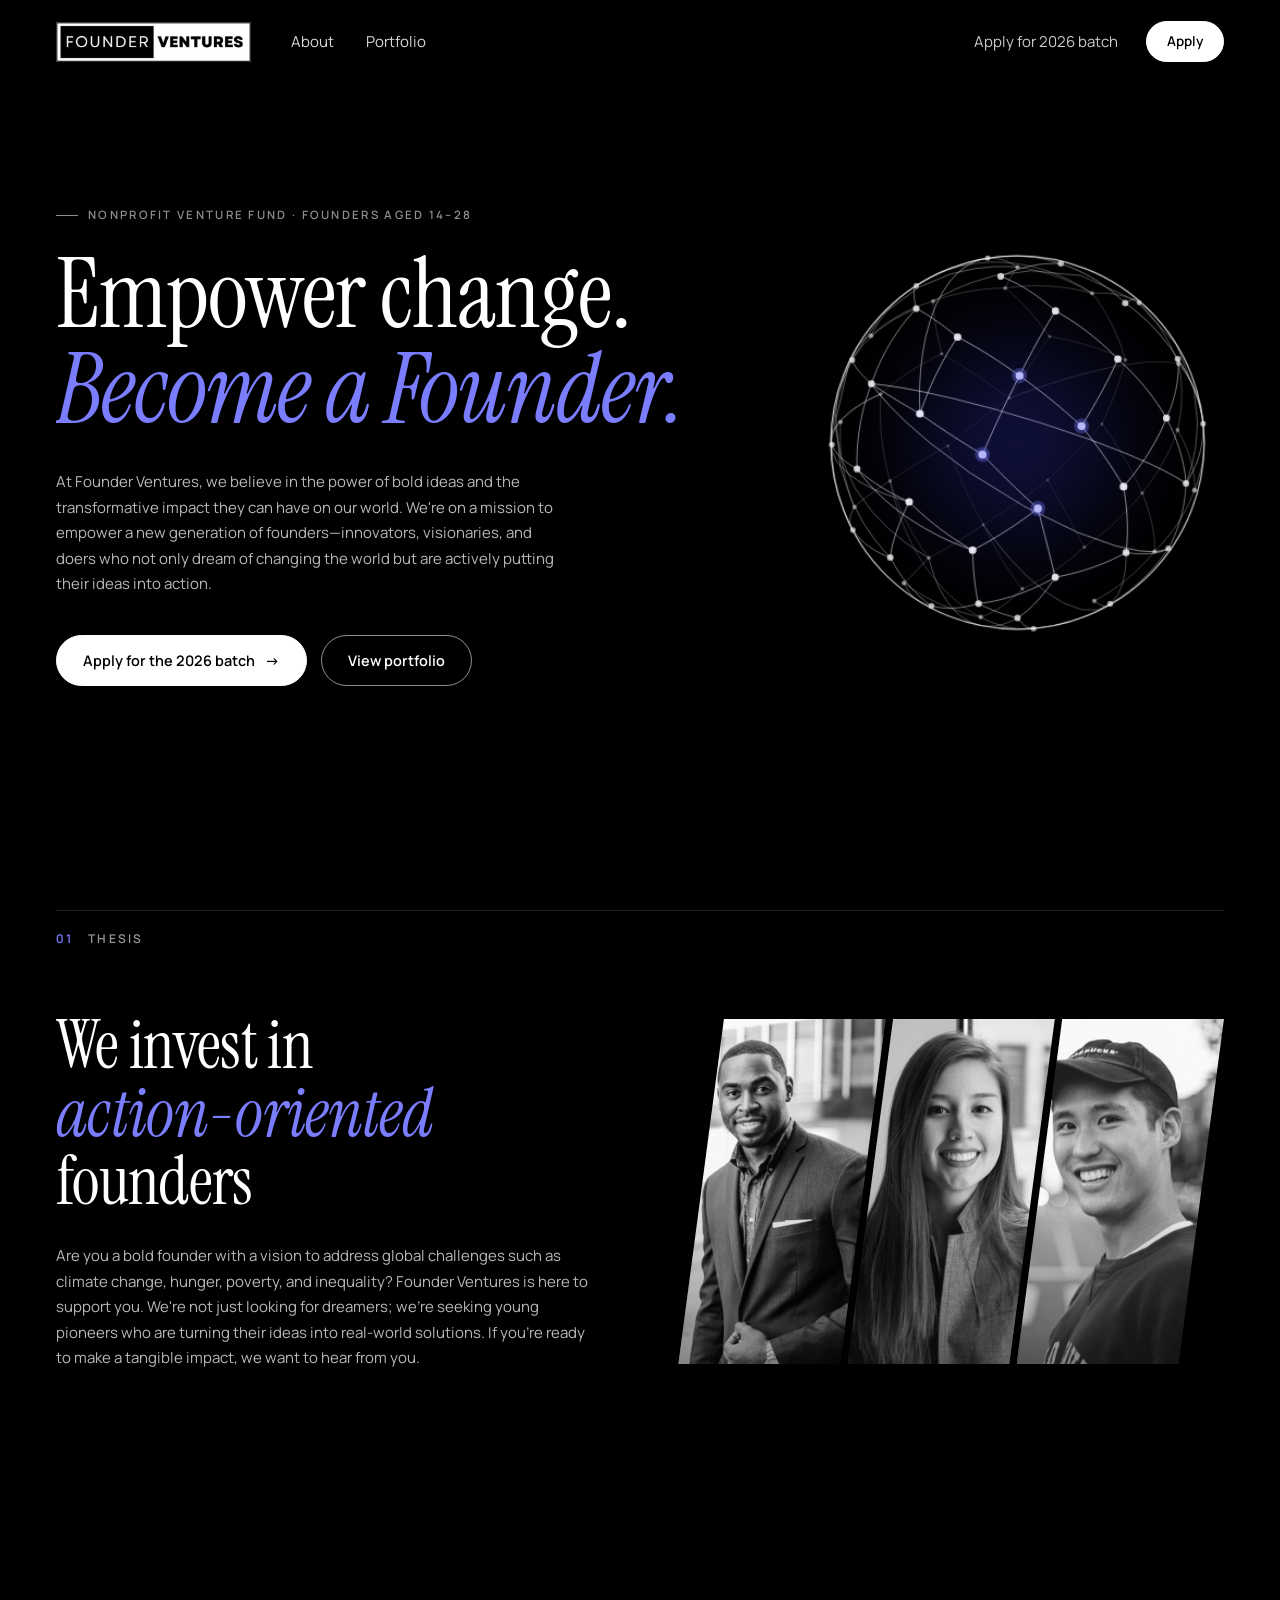
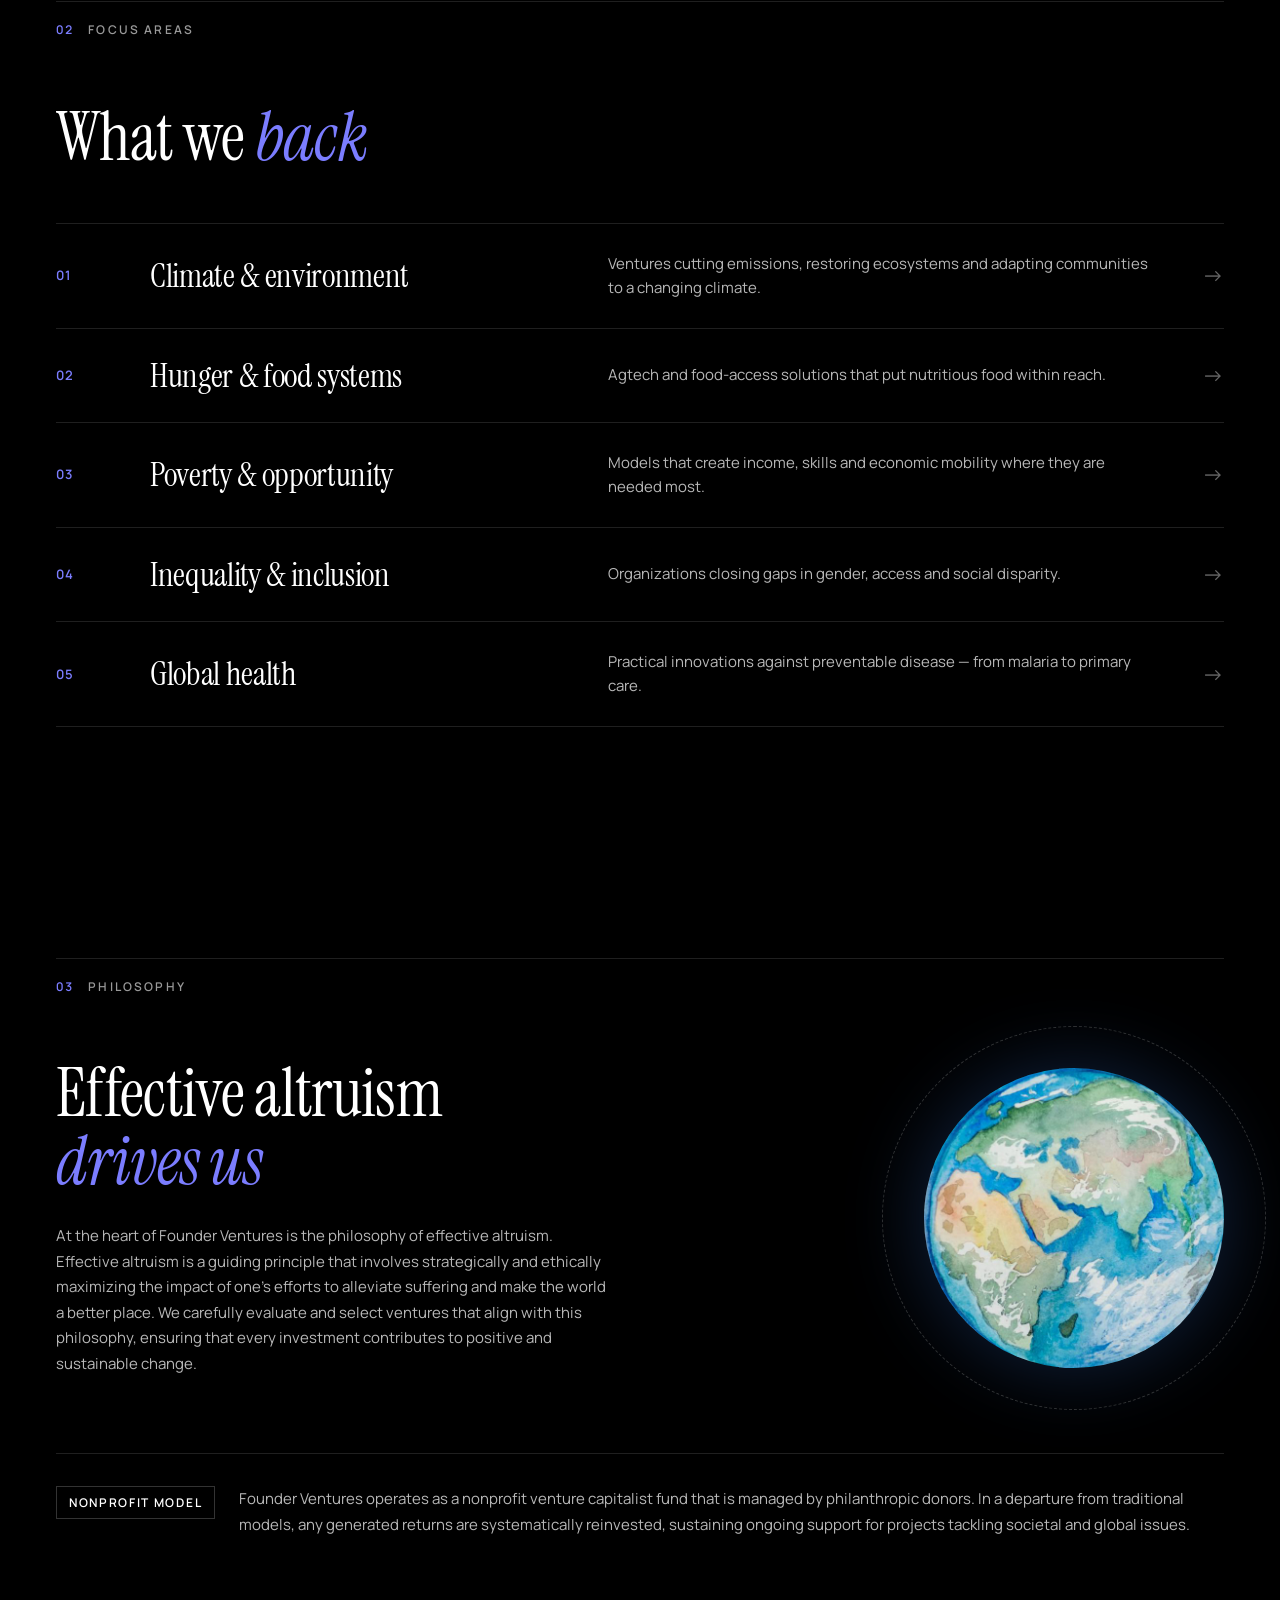
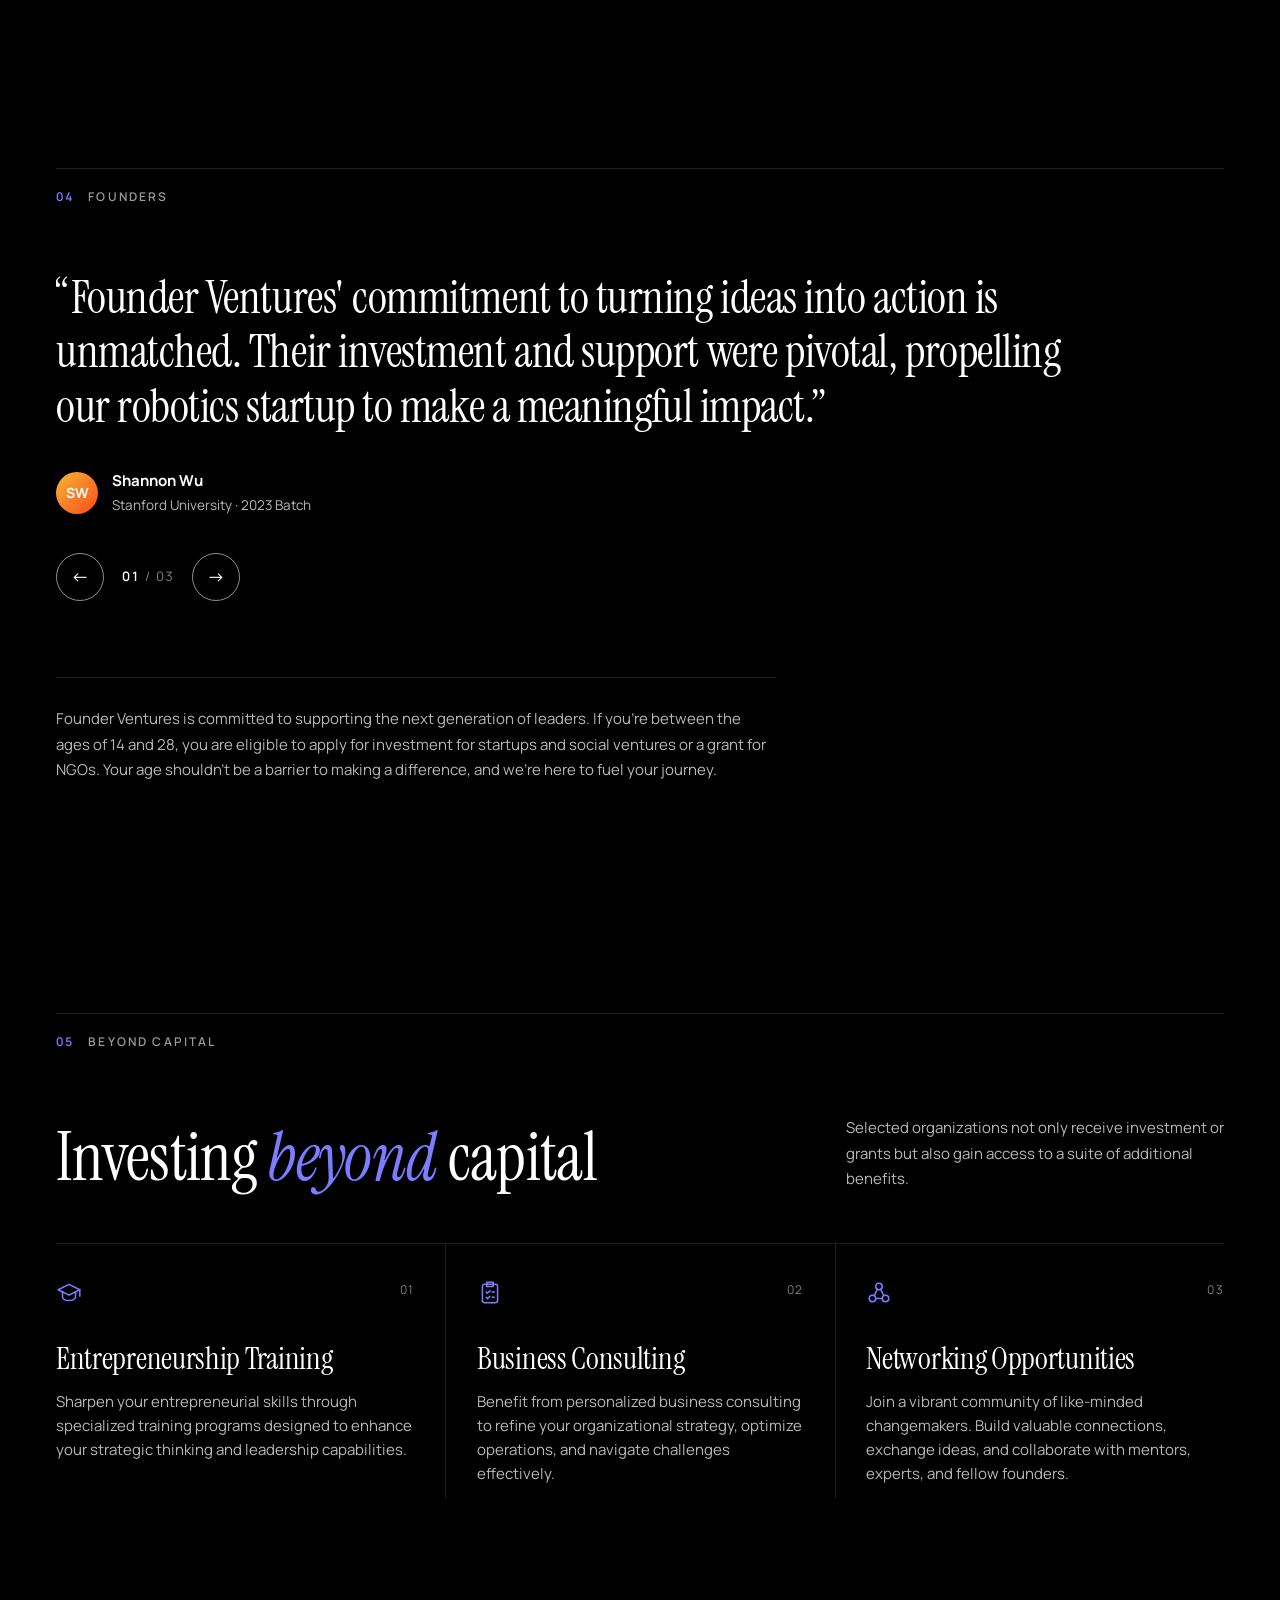
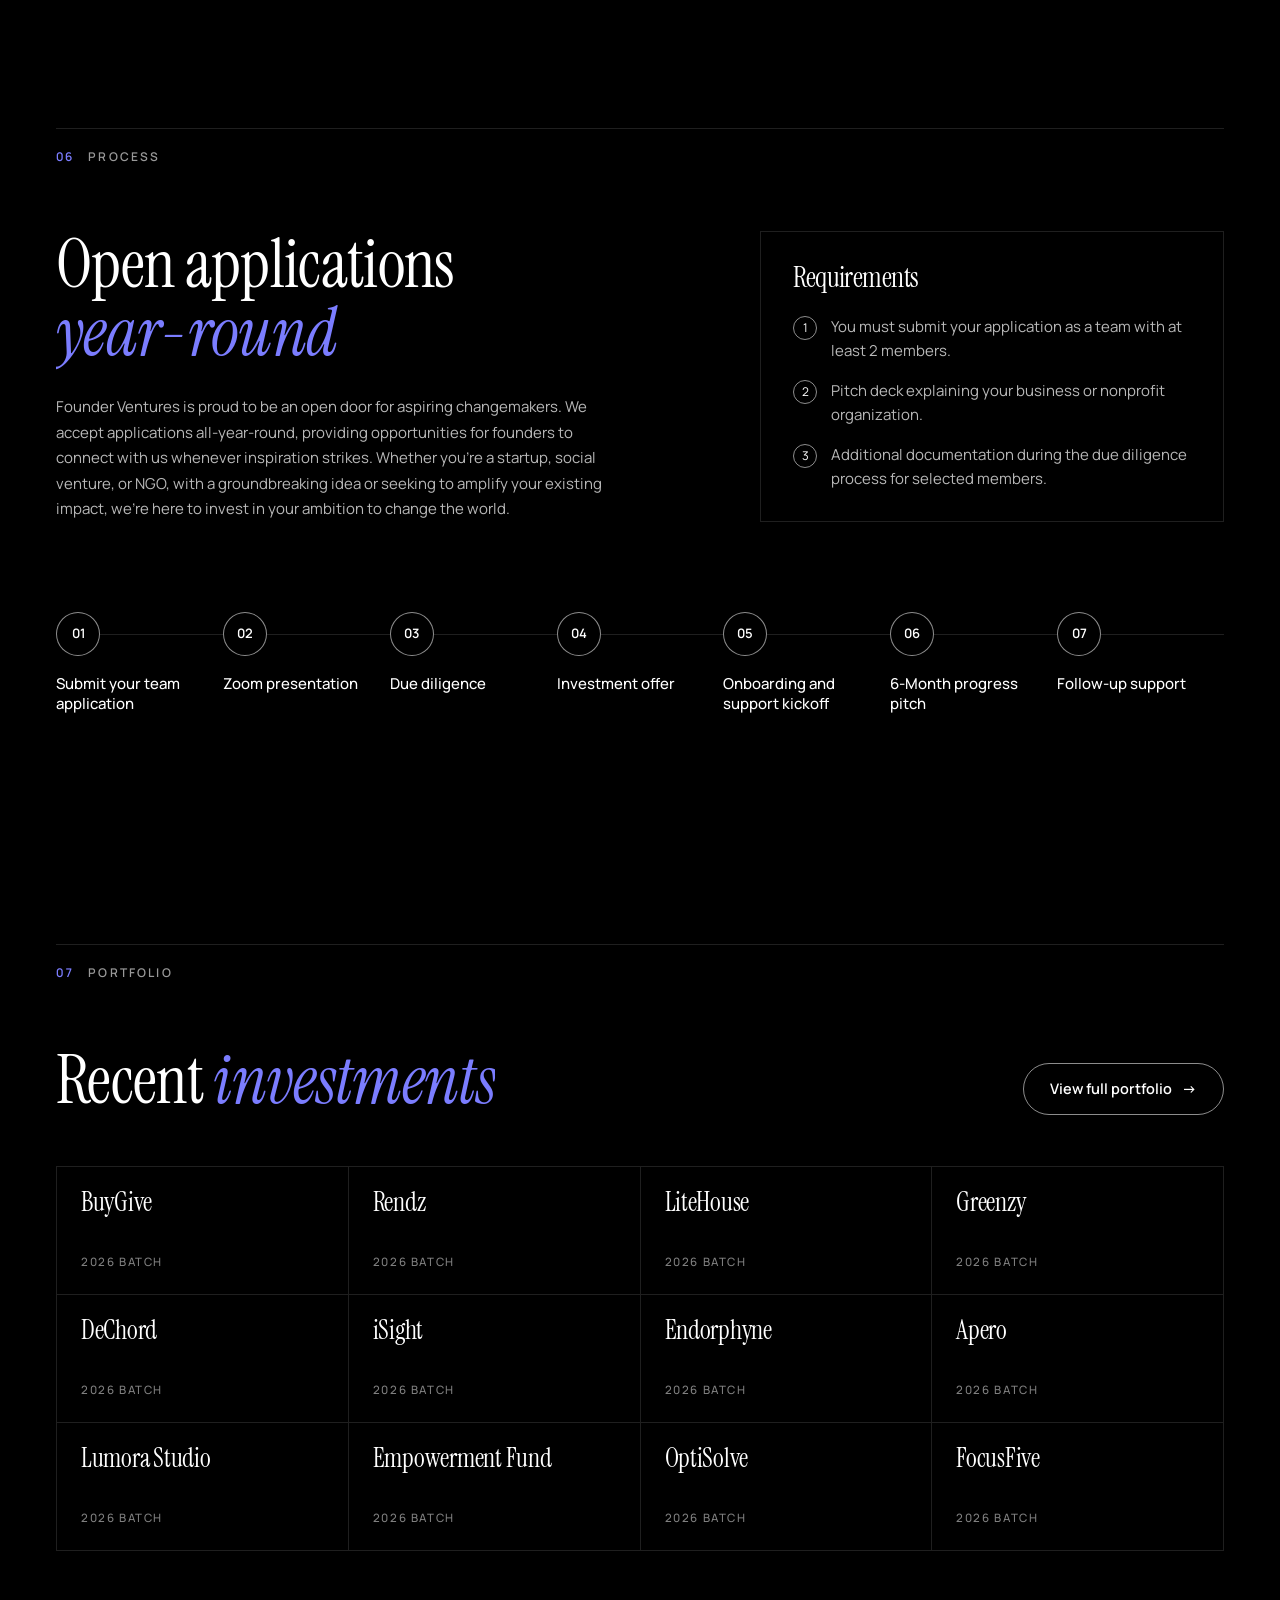
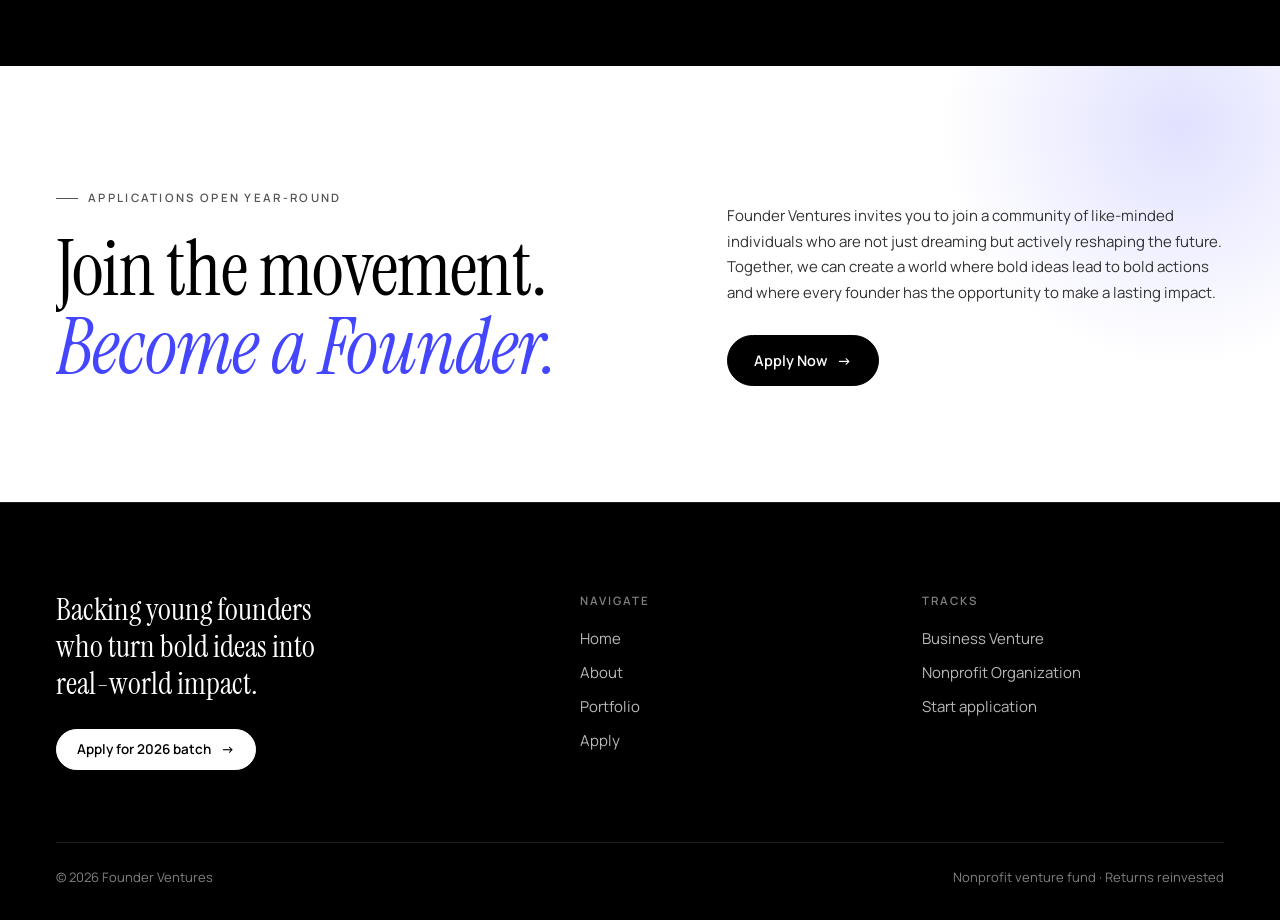
<file: index.html>
<!DOCTYPE html>
<html lang="en">
<head>
<meta charset="UTF-8">
<meta name="viewport" content="width=device-width, initial-scale=1">
<title>Founder Ventures — Nonprofit venture fund for young founders</title>
<meta name="description" content="Founder Ventures is a nonprofit venture fund backing action-oriented founders aged 14–28 who tackle climate change, hunger, poverty and inequality. Applications open year-round.">
<meta name="theme-color" content="#000000">
<link rel="canonical" href="https://founderventures.org/">
<meta property="og:url" content="https://founderventures.org/">
<meta property="og:type" content="website">
<meta property="og:site_name" content="Founder Ventures">
<meta property="og:title" content="Founder Ventures — Nonprofit venture fund for young founders">
<meta property="og:description" content="Founder Ventures is a nonprofit venture fund backing action-oriented founders aged 14–28 who tackle climate change, hunger, poverty and inequality. Applications open year-round.">
<meta property="og:image" content="https://founderventures.org/assets/og-image.jpg">
<meta property="og:image:width" content="1200">
<meta property="og:image:height" content="630">
<meta name="twitter:card" content="summary_large_image">
<meta name="twitter:title" content="Founder Ventures — Nonprofit venture fund for young founders">
<meta name="twitter:description" content="Founder Ventures is a nonprofit venture fund backing action-oriented founders aged 14–28 who tackle climate change, hunger, poverty and inequality. Applications open year-round.">
<meta name="twitter:image" content="https://founderventures.org/assets/og-image.jpg">
<link rel="icon" href="./favicon.ico" sizes="any">
<link rel="icon" type="image/svg+xml" href="./favicon.svg">
<link rel="icon" type="image/png" sizes="32x32" href="./assets/icons/favicon-32.png">
<link rel="apple-touch-icon" href="./assets/icons/apple-touch-icon.png">
<link rel="manifest" href="./site.webmanifest">
<link rel="preconnect" href="https://fonts.googleapis.com">
<link rel="preconnect" href="https://fonts.gstatic.com" crossorigin>
<link href="https://fonts.googleapis.com/css2?family=Instrument+Serif:ital@0;1&family=Manrope:wght@300;400;500;600;700;800&display=swap" rel="stylesheet">
<link rel="stylesheet" href="./assets/css/site.css">
<script src="./assets/js/site.js" defer></script>
</head>
<body data-page="home">
<div class="progress" id="progress"></div>

<header class="header" id="header">
  <div class="wrap">
    <a href="./" class="logo" aria-label="Founder Ventures home"><img src="./assets/img/logo.png" alt="Founder Ventures" width="600" height="123"></a>
    <nav class="nav" aria-label="Primary">
      <a href="./about/" data-link="about">About</a>
      <a href="./portfolio/" data-link="portfolio">Portfolio</a>
    </nav>
    <div class="nav-right">
      <a href="./apply/" class="nav-cta-text">Apply for 2026 batch</a>
      <a href="./apply/" class="btn btn-sm">Apply</a>
    </div>
    <button class="burger" id="burger" aria-label="Open menu" aria-expanded="false" aria-controls="mmenu"><span></span><span></span></button>
  </div>
</header>

<div class="mmenu" id="mmenu" aria-hidden="true">
  <nav aria-label="Mobile">
    <a href="./" data-link="home"><small>01</small>Home</a>
    <a href="./about/" data-link="about"><small>02</small>About</a>
    <a href="./portfolio/" data-link="portfolio"><small>03</small>Portfolio</a>
    <a href="./apply/" data-link="apply"><small>04</small>Apply</a>
  </nav>
  <div class="mmenu-foot">
    <p>Applications are open year-round for the 2026 batch.</p>
    <a href="./apply/" class="btn btn-wide">Apply for 2026 batch <span class="arr">→</span></a>
  </div>
</div>

<main id="main">
<div class="page active" data-page="home">
  <section class="hero vc-hero">
    <div class="wrap vc-hero-grid">
      <div>
        <div class="eyebrow" data-reveal>Nonprofit venture fund · Founders aged 14–28</div>
        <h1 class="display split" data-reveal="fade"><span class="ln"><span style="--i:0">Empower change.</span></span><span class="ln"><span style="--i:1"><em>Become a Founder.</em></span></span></h1>
        <p class="lead" data-reveal style="--d:.35s">At Founder Ventures, we believe in the power of bold ideas and the transformative impact they can have on our world. We're on a mission to empower a new generation of founders—innovators, visionaries, and doers who not only dream of changing the world but are actively putting their ideas into action.</p>
        <div class="hero-actions" data-reveal style="--d:.5s">
          <a href="./apply/" class="btn">Apply for the 2026 batch <span class="arr">→</span></a>
          <a href="./portfolio/" class="btn btn-ghost">View portfolio</a>
        </div>
      </div>
      <div class="globe-wrap" data-reveal="scale" style="--d:.2s"><canvas id="globe" aria-hidden="true"></canvas></div>
    </div>
  </section>

  <section class="sec">
    <div class="wrap">
      <div class="sec-head" data-reveal><span class="sec-num">01</span><span class="sec-label">Thesis</span></div>
      <div class="split-grid even">
        <div>
          <h2 class="h2 split" data-reveal="fade"><span class="ln"><span>We invest in</span></span><span class="ln"><span style="--i:1"><em>action-oriented</em> founders</span></span></h2>
          <p class="lead" data-reveal style="margin-top:28px;--d:.2s">Are you a bold founder with a vision to address global challenges such as climate change, hunger, poverty, and inequality? Founder Ventures is here to support you. We're not just looking for dreamers; we're seeking young pioneers who are turning their ideas into real-world solutions. If you're ready to make a tangible impact, we want to hear from you.</p>
        </div>
        <div class="slash"><div class="sl" data-reveal style="--d:0.00s"><img style="object-position:50% 16%" src="./assets/img/founder-home-1.jpg" alt="Founder in a dark suit smiling" loading="lazy" decoding="async"></div><div class="sl" data-reveal style="--d:0.12s"><img style="object-position:50% 20%" src="./assets/img/founder-home-2.jpg" alt="Founder with long hair smiling" loading="lazy" decoding="async"></div><div class="sl" data-reveal style="--d:0.24s"><img style="object-position:45% 22%" src="./assets/img/founder-home-3.jpg" alt="Founder in a cap smiling" loading="lazy" decoding="async"></div></div>
      </div>
    </div>
  </section>

  <section class="sec">
    <div class="wrap">
      <div class="sec-head" data-reveal><span class="sec-num">02</span><span class="sec-label">Focus areas</span></div>
      <div class="focus-top">
        <h2 class="h2 split" data-reveal="fade"><span class="ln"><span>What we <em>back</em></span></span></h2>
        <p class="lead" data-reveal style="--d:.15s">Startups, social ventures and NGOs working on the world's most pressing problems.</p>
      </div>
      <ul class="focus"><li class="frow" data-reveal style="--d:0.00s"><span class="fnum">01</span><h3>Climate &amp; environment</h3><p>Ventures cutting emissions, restoring ecosystems and adapting communities to a changing climate.</p><span class="farr" aria-hidden="true">→</span></li><li class="frow" data-reveal style="--d:0.06s"><span class="fnum">02</span><h3>Hunger &amp; food systems</h3><p>Agtech and food-access solutions that put nutritious food within reach.</p><span class="farr" aria-hidden="true">→</span></li><li class="frow" data-reveal style="--d:0.12s"><span class="fnum">03</span><h3>Poverty &amp; opportunity</h3><p>Models that create income, skills and economic mobility where they are needed most.</p><span class="farr" aria-hidden="true">→</span></li><li class="frow" data-reveal style="--d:0.18s"><span class="fnum">04</span><h3>Inequality &amp; inclusion</h3><p>Organizations closing gaps in gender, access and social disparity.</p><span class="farr" aria-hidden="true">→</span></li><li class="frow" data-reveal style="--d:0.24s"><span class="fnum">05</span><h3>Global health</h3><p>Practical innovations against preventable disease — from malaria to primary care.</p><span class="farr" aria-hidden="true">→</span></li></ul>
    </div>
  </section>

  <section class="sec">
    <div class="wrap">
      <div class="sec-head" data-reveal><span class="sec-num">03</span><span class="sec-label">Philosophy</span></div>
      <div class="split-grid">
        <div>
          <h2 class="h2 split" data-reveal="fade"><span class="ln"><span>Effective altruism</span></span><span class="ln"><span style="--i:1"><em>drives us</em></span></span></h2>
          <p class="lead" data-reveal style="margin-top:28px;--d:.15s">At the heart of Founder Ventures is the philosophy of effective altruism. Effective altruism is a guiding principle that involves strategically and ethically maximizing the impact of one's efforts to alleviate suffering and make the world a better place. We carefully evaluate and select ventures that align with this philosophy, ensuring that every investment contributes to positive and sustainable change.</p>
        </div>
        <div class="orb" data-reveal="scale"><div class="round"><img src="./assets/img/earth.jpg" alt="Watercolor painting of Earth" loading="lazy" decoding="async" class=earth></div></div>
      </div>
      <div class="note-line" data-reveal>
        <span class="tag">Nonprofit model</span>
        <p class="lead" style="max-width:none">Founder Ventures operates as a nonprofit venture capitalist fund that is managed by philanthropic donors. In a departure from traditional models, any generated returns are systematically reinvested, sustaining ongoing support for projects tackling societal and global issues.</p>
      </div>
    </div>
  </section>

  <section class="sec">
    <div class="wrap">
      <div class="sec-head" data-reveal><span class="sec-num">04</span><span class="sec-label">Founders</span></div>
      <div class="voices" data-reveal>
        <div class="qs"><figure class="q on"><blockquote>“Founder Ventures' commitment to turning ideas into action is unmatched. Their investment and support were pivotal, propelling our robotics startup to make a meaningful impact.”</blockquote><figcaption><span class="avatar" style="background:linear-gradient(135deg,#f7b733,#fc4a1a)">SW</span><span><b>Shannon Wu</b><small>Stanford University · 2023 Batch</small></span></figcaption></figure><figure class="q"><blockquote>“Founder Ventures fueled our mission at MalarErase, turning our aspirations into real strides against malaria. Their support has been the pulse of our progress in global health.”</blockquote><figcaption><span class="avatar" style="background:linear-gradient(135deg,#11998e,#38ef7d)">MB</span><span><b>Micah Bevis</b><small>MalarErase · 2023 Batch</small></span></figcaption></figure><figure class="q"><blockquote>“Founder Ventures catapulted our agtech initiative, turning our idea into a real solution for poverty and climate change. Their support and network opened doors we never thought possible.”</blockquote><figcaption><span class="avatar" style="background:linear-gradient(135deg,#4446ff,#a18cd1)">JM</span><span><b>Josh Meradith</b><small>CryptoRay · 2023 Batch</small></span></figcaption></figure></div>
        <div class="q-nav"><button class="q-prev" aria-label="Previous quote">←</button><span class="q-count"><b>01</b> / 03</span><button class="q-next" aria-label="Next quote">→</button></div>
      </div>
      <p class="lead young" data-reveal>Founder Ventures is committed to supporting the next generation of leaders. If you're between the ages of 14 and 28, you are eligible to apply for investment for startups and social ventures or a grant for NGOs. Your age shouldn't be a barrier to making a difference, and we're here to fuel your journey.</p>
    </div>
  </section>

  <section class="sec">
    <div class="wrap">
      <div class="sec-head" data-reveal><span class="sec-num">05</span><span class="sec-label">Beyond capital</span></div>
      <div class="focus-top">
        <h2 class="h2 split" data-reveal="fade"><span class="ln"><span>Investing <em>beyond</em> capital</span></span></h2>
        <p class="lead" data-reveal style="--d:.15s">Selected organizations not only receive investment or grants but also gain access to a suite of additional benefits.</p>
      </div>
      <div class="bens"><div class="ben" data-reveal style="--d:0.0s"><span class="ben-n">01</span><svg width="26" height="26" viewBox="0 0 24 24" fill="none" stroke="currentColor" stroke-width="1.4" stroke-linecap="round" stroke-linejoin="round"><path d="M2 9l10-5 10 5-10 5L2 9z"/><path d="M6 11v5c0 1.5 2.7 3 6 3s6-1.5 6-3v-5"/><path d="M22 9v6"/></svg><h3>Entrepreneurship Training</h3><p>Sharpen your entrepreneurial skills through specialized training programs designed to enhance your strategic thinking and leadership capabilities.</p></div><div class="ben" data-reveal style="--d:0.1s"><span class="ben-n">02</span><svg width="26" height="26" viewBox="0 0 24 24" fill="none" stroke="currentColor" stroke-width="1.4" stroke-linecap="round" stroke-linejoin="round"><rect x="5" y="4" width="14" height="17" rx="2"/><path d="M9 2h6v4H9z"/><path d="M8.5 11l1.2 1.2L12 10M8.5 16l1.2 1.2L12 15M14 11h2M14 16h2"/></svg><h3>Business Consulting</h3><p>Benefit from personalized business consulting to refine your organizational strategy, optimize operations, and navigate challenges effectively.</p></div><div class="ben" data-reveal style="--d:0.2s"><span class="ben-n">03</span><svg width="26" height="26" viewBox="0 0 24 24" fill="none" stroke="currentColor" stroke-width="1.4" stroke-linecap="round" stroke-linejoin="round"><circle cx="12" cy="6" r="3"/><circle cx="6" cy="17" r="3"/><circle cx="18" cy="17" r="3"/><path d="M10.5 8.6L7.5 14.4M13.5 8.6l3 5.8M9 17h6"/></svg><h3>Networking Opportunities</h3><p>Join a vibrant community of like-minded changemakers. Build valuable connections, exchange ideas, and collaborate with mentors, experts, and fellow founders.</p></div></div>
    </div>
  </section>

  <section class="sec">
    <div class="wrap">
      <div class="sec-head" data-reveal><span class="sec-num">06</span><span class="sec-label">Process</span></div>
      <div class="split-grid">
        <div>
          <h2 class="h2 split" data-reveal="fade"><span class="ln"><span>Open applications</span></span><span class="ln"><span style="--i:1"><em>year-round</em></span></span></h2>
          <p class="lead" data-reveal style="margin-top:28px;--d:.15s">Founder Ventures is proud to be an open door for aspiring changemakers. We accept applications all-year-round, providing opportunities for founders to connect with us whenever inspiration strikes. Whether you're a startup, social venture, or NGO, with a groundbreaking idea or seeking to amplify your existing impact, we're here to invest in your ambition to change the world.</p>
        </div>
        <div class="req" data-reveal="right">
          <h3>Requirements</h3>
          <ol>
            <li>You must submit your application as a team with at least 2 members.</li>
            <li>Pitch deck explaining your business or nonprofit organization.</li>
            <li>Additional documentation during the due diligence process for selected members.</li>
          </ol>
        </div>
      </div>
      <ol class="timeline"><li data-reveal style="--d:0.00s"><span class="tn">01</span><span class="tt">Submit your team application</span></li><li data-reveal style="--d:0.07s"><span class="tn">02</span><span class="tt">Zoom presentation</span></li><li data-reveal style="--d:0.14s"><span class="tn">03</span><span class="tt">Due diligence</span></li><li data-reveal style="--d:0.21s"><span class="tn">04</span><span class="tt">Investment offer</span></li><li data-reveal style="--d:0.28s"><span class="tn">05</span><span class="tt">Onboarding and support kickoff</span></li><li data-reveal style="--d:0.35s"><span class="tn">06</span><span class="tt">6-Month progress pitch</span></li><li data-reveal style="--d:0.42s"><span class="tn">07</span><span class="tt">Follow-up support</span></li></ol>
    </div>
  </section>

  <section class="sec">
    <div class="wrap">
      <div class="sec-head" data-reveal><span class="sec-num">07</span><span class="sec-label">Portfolio</span></div>
      <div class="focus-top">
        <h2 class="h2 split" data-reveal="fade"><span class="ln"><span>Recent <em>investments</em></span></span></h2>
        <a href="./portfolio/" class="btn btn-ghost" data-reveal>View full portfolio <span class="arr">→</span></a>
      </div>
      <div class="pgrid" id="recent"></div>
    </div>
  </section>

  <section class="cta sec" data-cta></section>
</div>
</main>

<footer class="footer vc-foot">
  <div class="wrap">
    <div class="foot-top">
      <div class="foot-brand">
        <p class="foot-tag">Backing young founders who turn bold ideas into real-world impact.</p>
        <a href="./apply/" class="btn btn-sm">Apply for 2026 batch <span class="arr">→</span></a>
      </div>
      <nav class="foot-col" aria-label="Footer"><span>Navigate</span><a href="./">Home</a><a href="./about/">About</a><a href="./portfolio/">Portfolio</a><a href="./apply/">Apply</a></nav>
      <div class="foot-col"><span>Tracks</span><a href="./apply/">Business Venture</a><a href="./apply/">Nonprofit Organization</a><a href="./application/">Start application</a></div>
    </div>
    <div class="foot-bottom"><span>© 2026 Founder Ventures</span><span>Nonprofit venture fund · Returns reinvested</span></div>
  </div>
</footer>

<template id="ctaTpl">
  <div class="wrap cta-grid" style="position:relative">
    <div>
      <div class="eyebrow dark" data-reveal>Applications open year-round</div>
      <h2 class="h2 display-cta split" data-reveal="fade"><span class="ln"><span>Join the movement.</span></span><span class="ln"><span style="--i:1"><em>Become a Founder.</em></span></span></h2>
    </div>
    <div>
      <p class="lead" data-reveal style="--d:.15s">Founder Ventures invites you to join a community of like-minded individuals who are not just dreaming but actively reshaping the future. Together, we can create a world where bold ideas lead to bold actions and where every founder has the opportunity to make a lasting impact.</p>
      <div data-reveal style="--d:.25s"><a href="./apply/" class="btn btn-dark">Apply Now <span class="arr">→</span></a></div>
    </div>
  </div>
</template>

<div class="toast" id="toast" role="status" aria-live="polite"></div>
</body>
</html>
</file>
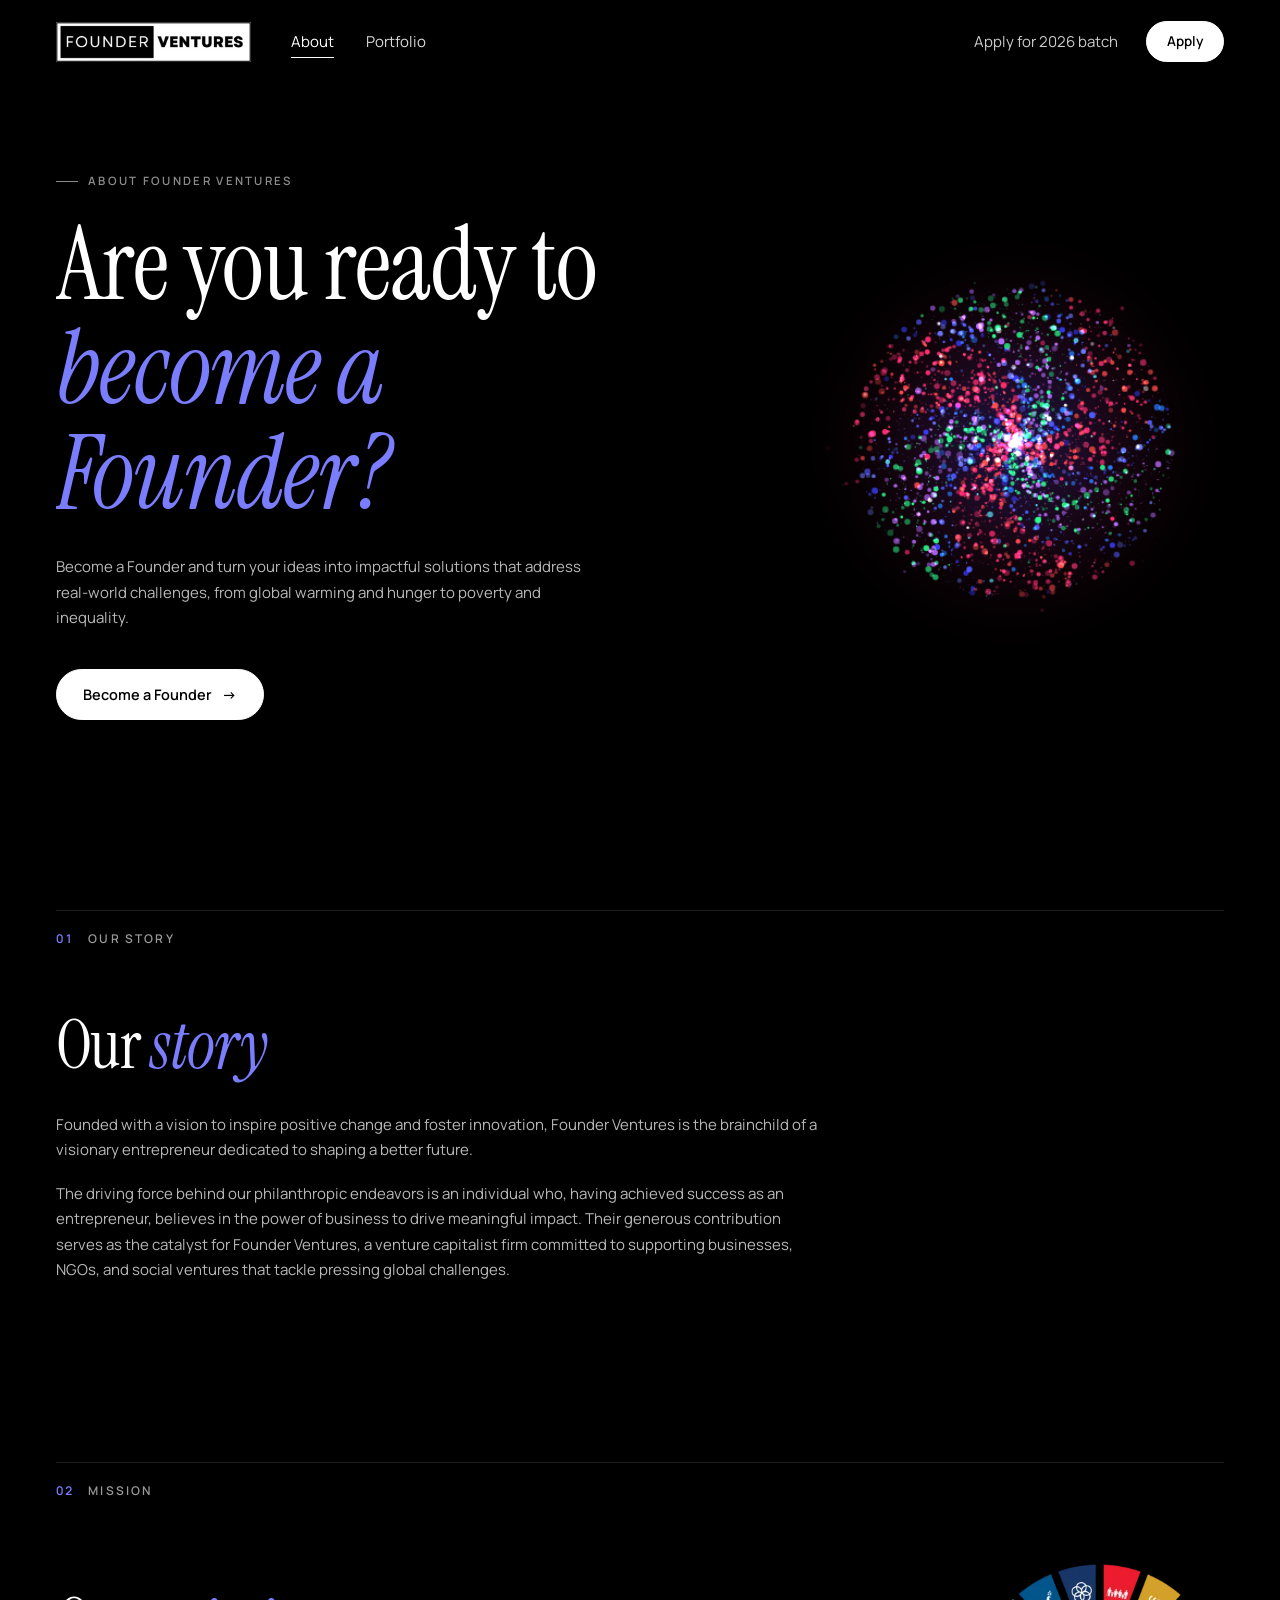
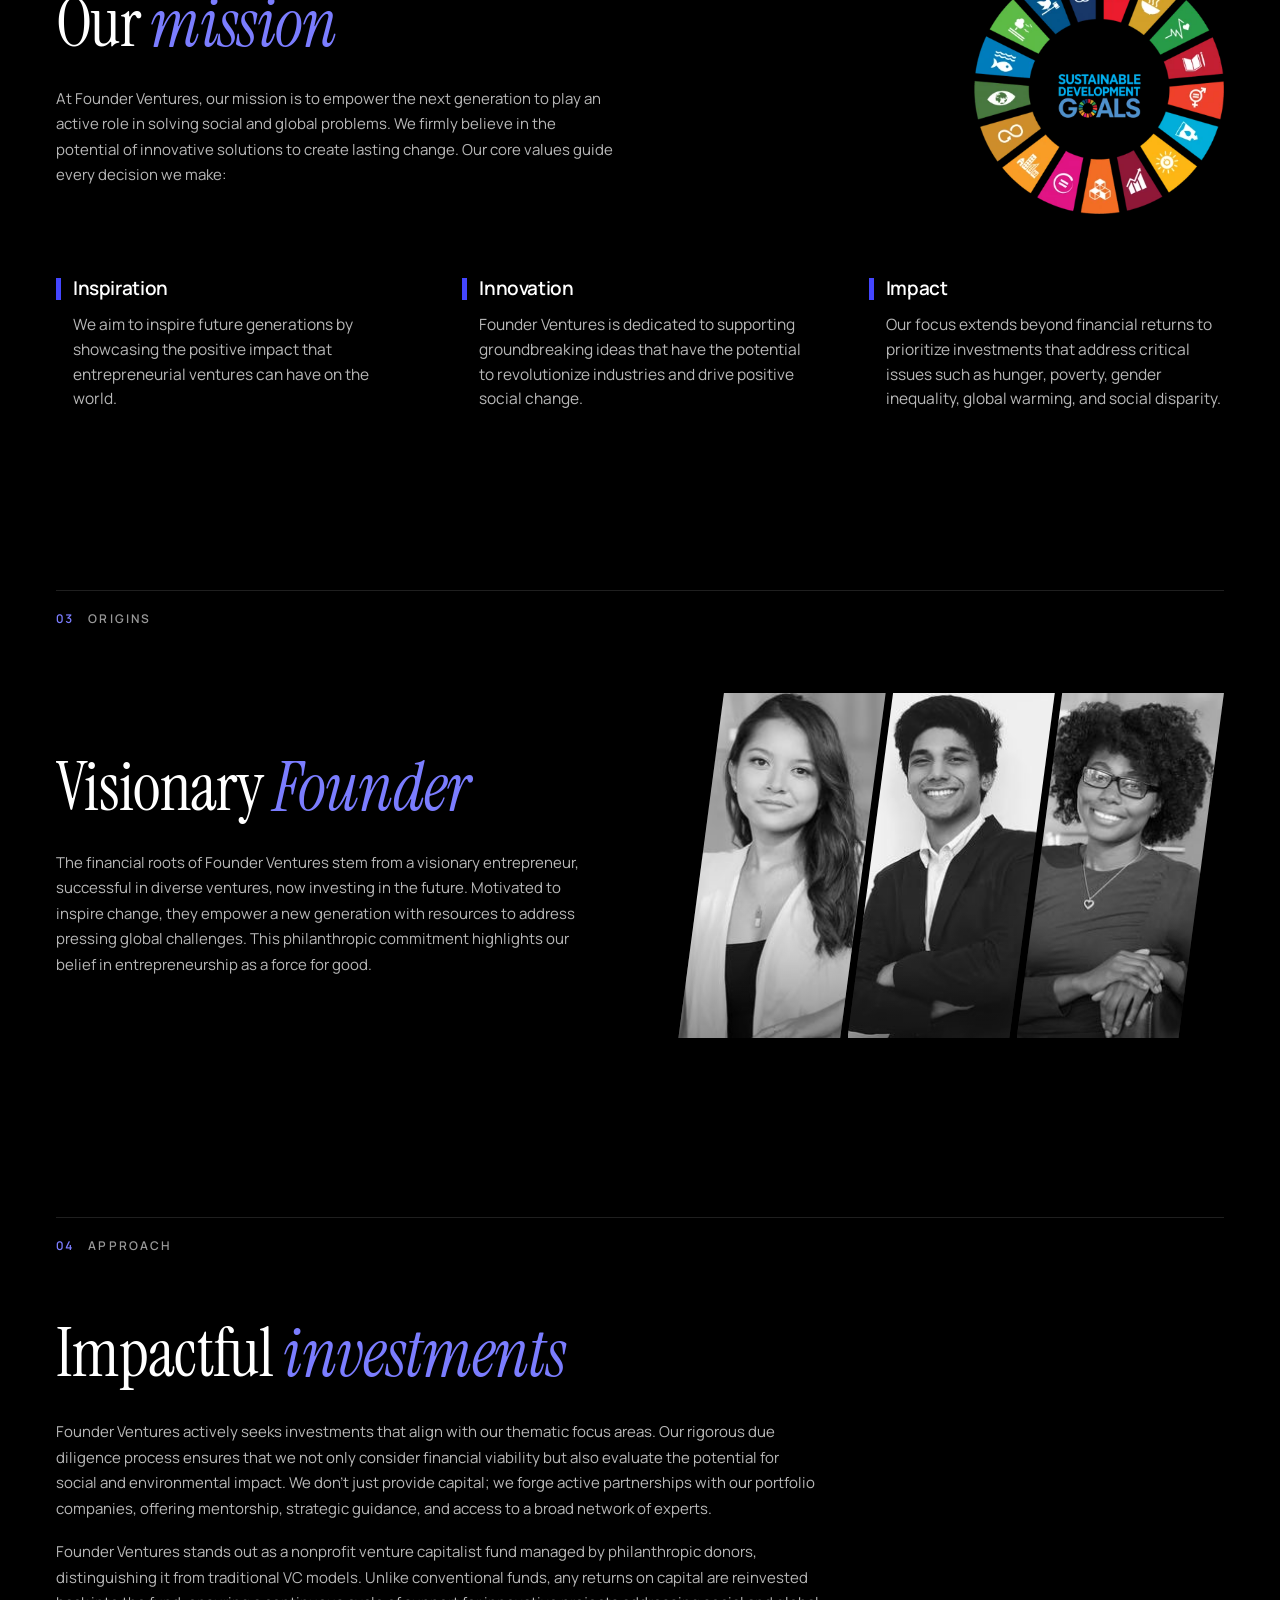
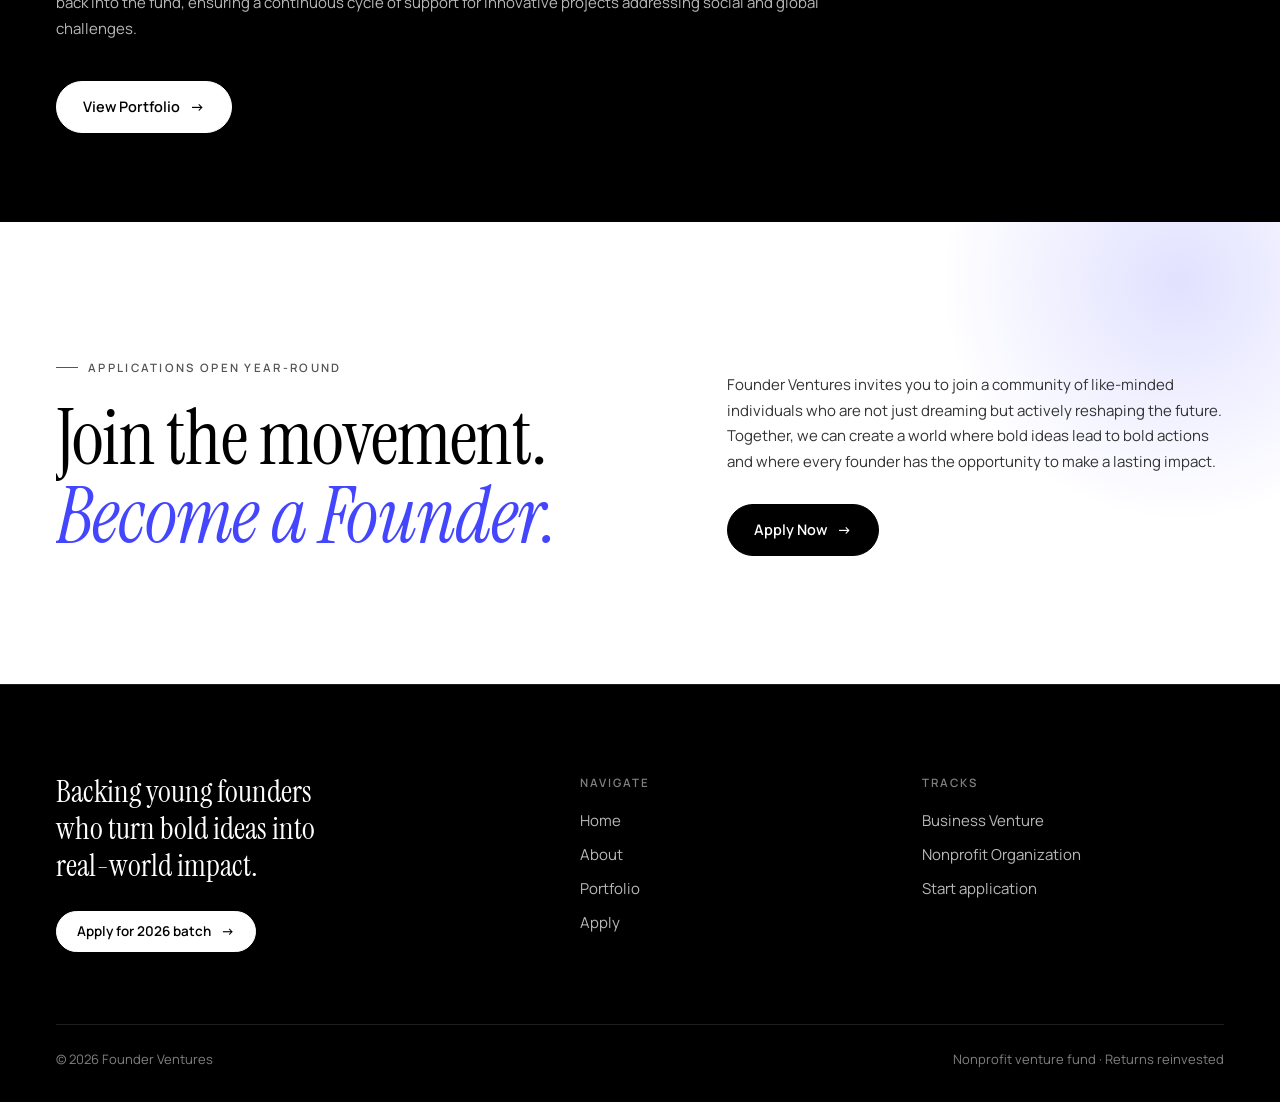
<file: about/index.html>
<!DOCTYPE html>
<html lang="en">
<head>
<meta charset="UTF-8">
<meta name="viewport" content="width=device-width, initial-scale=1">
<title>About — Founder Ventures</title>
<meta name="description" content="Our story, mission and approach: a nonprofit venture fund, guided by effective altruism, that reinvests every return into the next generation of founders.">
<meta name="theme-color" content="#000000">
<link rel="canonical" href="https://founderventures.org/about/">
<meta property="og:url" content="https://founderventures.org/about/">
<meta property="og:type" content="website">
<meta property="og:site_name" content="Founder Ventures">
<meta property="og:title" content="About — Founder Ventures">
<meta property="og:description" content="Our story, mission and approach: a nonprofit venture fund, guided by effective altruism, that reinvests every return into the next generation of founders.">
<meta property="og:image" content="https://founderventures.org/assets/og-image.jpg">
<meta property="og:image:width" content="1200">
<meta property="og:image:height" content="630">
<meta name="twitter:card" content="summary_large_image">
<meta name="twitter:title" content="About — Founder Ventures">
<meta name="twitter:description" content="Our story, mission and approach: a nonprofit venture fund, guided by effective altruism, that reinvests every return into the next generation of founders.">
<meta name="twitter:image" content="https://founderventures.org/assets/og-image.jpg">
<link rel="icon" href="../favicon.ico" sizes="any">
<link rel="icon" type="image/svg+xml" href="../favicon.svg">
<link rel="icon" type="image/png" sizes="32x32" href="../assets/icons/favicon-32.png">
<link rel="apple-touch-icon" href="../assets/icons/apple-touch-icon.png">
<link rel="manifest" href="../site.webmanifest">
<link rel="preconnect" href="https://fonts.googleapis.com">
<link rel="preconnect" href="https://fonts.gstatic.com" crossorigin>
<link href="https://fonts.googleapis.com/css2?family=Instrument+Serif:ital@0;1&family=Manrope:wght@300;400;500;600;700;800&display=swap" rel="stylesheet">
<link rel="stylesheet" href="../assets/css/site.css">
<script src="../assets/js/site.js" defer></script>
</head>
<body data-page="about">
<div class="progress" id="progress"></div>

<header class="header" id="header">
  <div class="wrap">
    <a href="../" class="logo" aria-label="Founder Ventures home"><img src="../assets/img/logo.png" alt="Founder Ventures" width="600" height="123"></a>
    <nav class="nav" aria-label="Primary">
      <a href="../about/" data-link="about">About</a>
      <a href="../portfolio/" data-link="portfolio">Portfolio</a>
    </nav>
    <div class="nav-right">
      <a href="../apply/" class="nav-cta-text">Apply for 2026 batch</a>
      <a href="../apply/" class="btn btn-sm">Apply</a>
    </div>
    <button class="burger" id="burger" aria-label="Open menu" aria-expanded="false" aria-controls="mmenu"><span></span><span></span></button>
  </div>
</header>

<div class="mmenu" id="mmenu" aria-hidden="true">
  <nav aria-label="Mobile">
    <a href="../" data-link="home"><small>01</small>Home</a>
    <a href="../about/" data-link="about"><small>02</small>About</a>
    <a href="../portfolio/" data-link="portfolio"><small>03</small>Portfolio</a>
    <a href="../apply/" data-link="apply"><small>04</small>Apply</a>
  </nav>
  <div class="mmenu-foot">
    <p>Applications are open year-round for the 2026 batch.</p>
    <a href="../apply/" class="btn btn-wide">Apply for 2026 batch <span class="arr">→</span></a>
  </div>
</div>

<main id="main">
<div class="page active" data-page="about">
  <section class="hero">
    <div class="wrap split-grid">
      <div>
        <div class="eyebrow" data-reveal>About Founder Ventures</div>
        <h1 class="h1 split" data-reveal="fade"><span class="ln"><span style="--i:0">Are you ready to</span></span><span class="ln"><span style="--i:1"><em>become a Founder?</em></span></span></h1>
        <p class="lead" data-reveal style="--d:.35s">Become a Founder and turn your ideas into impactful solutions that address real-world challenges, from global warming and hunger to poverty and inequality.</p>
        <div class="hero-actions" data-reveal style="--d:.5s"><a href="../apply/" class="btn">Become a Founder <span class="arr">→</span></a></div>
      </div>
      <div class="face" data-reveal="scale" style="--d:.2s"><canvas id="paint" aria-hidden="true"></canvas></div>
    </div>
  </section>

  <section class="sec">
    <div class="wrap">
      <div class="sec-head" data-reveal><span class="sec-num">01</span><span class="sec-label">Our story</span></div>
      <h2 class="h2 split" data-reveal="fade"><span class="ln"><span>Our <em>story</em></span></span></h2>
      <div style="margin-top:32px">
        <p class="lead" data-reveal style="max-width:85ch">Founded with a vision to inspire positive change and foster innovation, Founder Ventures is the brainchild of a visionary entrepreneur dedicated to shaping a better future.</p>
        <p class="lead" data-reveal style="max-width:85ch;--d:.1s">The driving force behind our philanthropic endeavors is an individual who, having achieved success as an entrepreneur, believes in the power of business to drive meaningful impact. Their generous contribution serves as the catalyst for Founder Ventures, a venture capitalist firm committed to supporting businesses, NGOs, and social ventures that tackle pressing global challenges.</p>
      </div>
    </div>
  </section>

  <section class="sec">
    <div class="wrap">
      <div class="sec-head" data-reveal><span class="sec-num">02</span><span class="sec-label">Mission</span></div>
      <div class="split-grid">
        <div>
          <h2 class="h2 split" data-reveal="fade"><span class="ln"><span>Our <em>mission</em></span></span></h2>
          <p class="lead" data-reveal style="margin-top:28px;--d:.15s">At Founder Ventures, our mission is to empower the next generation to play an active role in solving social and global problems. We firmly believe in the potential of innovative solutions to create lasting change. Our core values guide every decision we make:</p>
        </div>
        <div class="sdg" data-reveal="scale"><img src="../assets/img/sdg-wheel.png" alt="UN Sustainable Development Goals wheel" loading="lazy" decoding="async"></div>
      </div>
      <div class="values">
        <div class="value" data-reveal style="--d:0s"><h3>Inspiration</h3><p>We aim to inspire future generations by showcasing the positive impact that entrepreneurial ventures can have on the world.</p></div>
        <div class="value" data-reveal style="--d:.12s"><h3>Innovation</h3><p>Founder Ventures is dedicated to supporting groundbreaking ideas that have the potential to revolutionize industries and drive positive social change.</p></div>
        <div class="value" data-reveal style="--d:.24s"><h3>Impact</h3><p>Our focus extends beyond financial returns to prioritize investments that address critical issues such as hunger, poverty, gender inequality, global warming, and social disparity.</p></div>
      </div>
    </div>
  </section>

  <section class="sec">
    <div class="wrap">
      <div class="sec-head" data-reveal><span class="sec-num">03</span><span class="sec-label">Origins</span></div>
      <div class="split-grid even">
      <div>
        <h2 class="h2 split" data-reveal="fade"><span class="ln"><span>Visionary <em>Founder</em></span></span></h2>
        <p class="lead" data-reveal style="margin-top:28px;--d:.15s">The financial roots of Founder Ventures stem from a visionary entrepreneur, successful in diverse ventures, now investing in the future. Motivated to inspire change, they empower a new generation with resources to address pressing global challenges. This philanthropic commitment highlights our belief in entrepreneurship as a force for good.</p>
      </div>
      <div class="slash"><div class="sl" data-reveal style="--d:0.00s"><img style="object-position:50% 14%" src="../assets/img/founder-about-1.jpg" alt="Founder in a white jacket" loading="lazy" decoding="async"></div><div class="sl" data-reveal style="--d:0.12s"><img style="object-position:50% 8%" src="../assets/img/founder-about-2.jpg" alt="Founder in a suit with arms crossed" loading="lazy" decoding="async"></div><div class="sl" data-reveal style="--d:0.24s"><img style="object-position:50% 14%" src="../assets/img/founder-about-3.jpg" alt="Founder with glasses smiling" loading="lazy" decoding="async"></div></div>
    </div>
    </div>
  </section>

  <section class="sec">
    <div class="wrap">
      <div class="sec-head" data-reveal><span class="sec-num">04</span><span class="sec-label">Approach</span></div>
      <h2 class="h2 split" data-reveal="fade"><span class="ln"><span>Impactful <em>investments</em></span></span></h2>
      <div style="margin-top:32px">
        <p class="lead" data-reveal style="max-width:85ch">Founder Ventures actively seeks investments that align with our thematic focus areas. Our rigorous due diligence process ensures that we not only consider financial viability but also evaluate the potential for social and environmental impact. We don't just provide capital; we forge active partnerships with our portfolio companies, offering mentorship, strategic guidance, and access to a broad network of experts.</p>
        <p class="lead" data-reveal style="max-width:85ch;--d:.1s">Founder Ventures stands out as a nonprofit venture capitalist fund managed by philanthropic donors, distinguishing it from traditional VC models. Unlike conventional funds, any returns on capital are reinvested back into the fund, ensuring a continuous cycle of support for innovative projects addressing social and global challenges.</p>
      </div>
      <div data-reveal style="margin-top:40px"><a href="../portfolio/" class="btn">View Portfolio <span class="arr">→</span></a></div>
    </div>
  </section>

  <section class="cta sec" data-cta></section>
</div>
</main>

<footer class="footer vc-foot">
  <div class="wrap">
    <div class="foot-top">
      <div class="foot-brand">
        <p class="foot-tag">Backing young founders who turn bold ideas into real-world impact.</p>
        <a href="../apply/" class="btn btn-sm">Apply for 2026 batch <span class="arr">→</span></a>
      </div>
      <nav class="foot-col" aria-label="Footer"><span>Navigate</span><a href="../">Home</a><a href="../about/">About</a><a href="../portfolio/">Portfolio</a><a href="../apply/">Apply</a></nav>
      <div class="foot-col"><span>Tracks</span><a href="../apply/">Business Venture</a><a href="../apply/">Nonprofit Organization</a><a href="../application/">Start application</a></div>
    </div>
    <div class="foot-bottom"><span>© 2026 Founder Ventures</span><span>Nonprofit venture fund · Returns reinvested</span></div>
  </div>
</footer>

<template id="ctaTpl">
  <div class="wrap cta-grid" style="position:relative">
    <div>
      <div class="eyebrow dark" data-reveal>Applications open year-round</div>
      <h2 class="h2 display-cta split" data-reveal="fade"><span class="ln"><span>Join the movement.</span></span><span class="ln"><span style="--i:1"><em>Become a Founder.</em></span></span></h2>
    </div>
    <div>
      <p class="lead" data-reveal style="--d:.15s">Founder Ventures invites you to join a community of like-minded individuals who are not just dreaming but actively reshaping the future. Together, we can create a world where bold ideas lead to bold actions and where every founder has the opportunity to make a lasting impact.</p>
      <div data-reveal style="--d:.25s"><a href="../apply/" class="btn btn-dark">Apply Now <span class="arr">→</span></a></div>
    </div>
  </div>
</template>

<div class="toast" id="toast" role="status" aria-live="polite"></div>
</body>
</html>
</file>
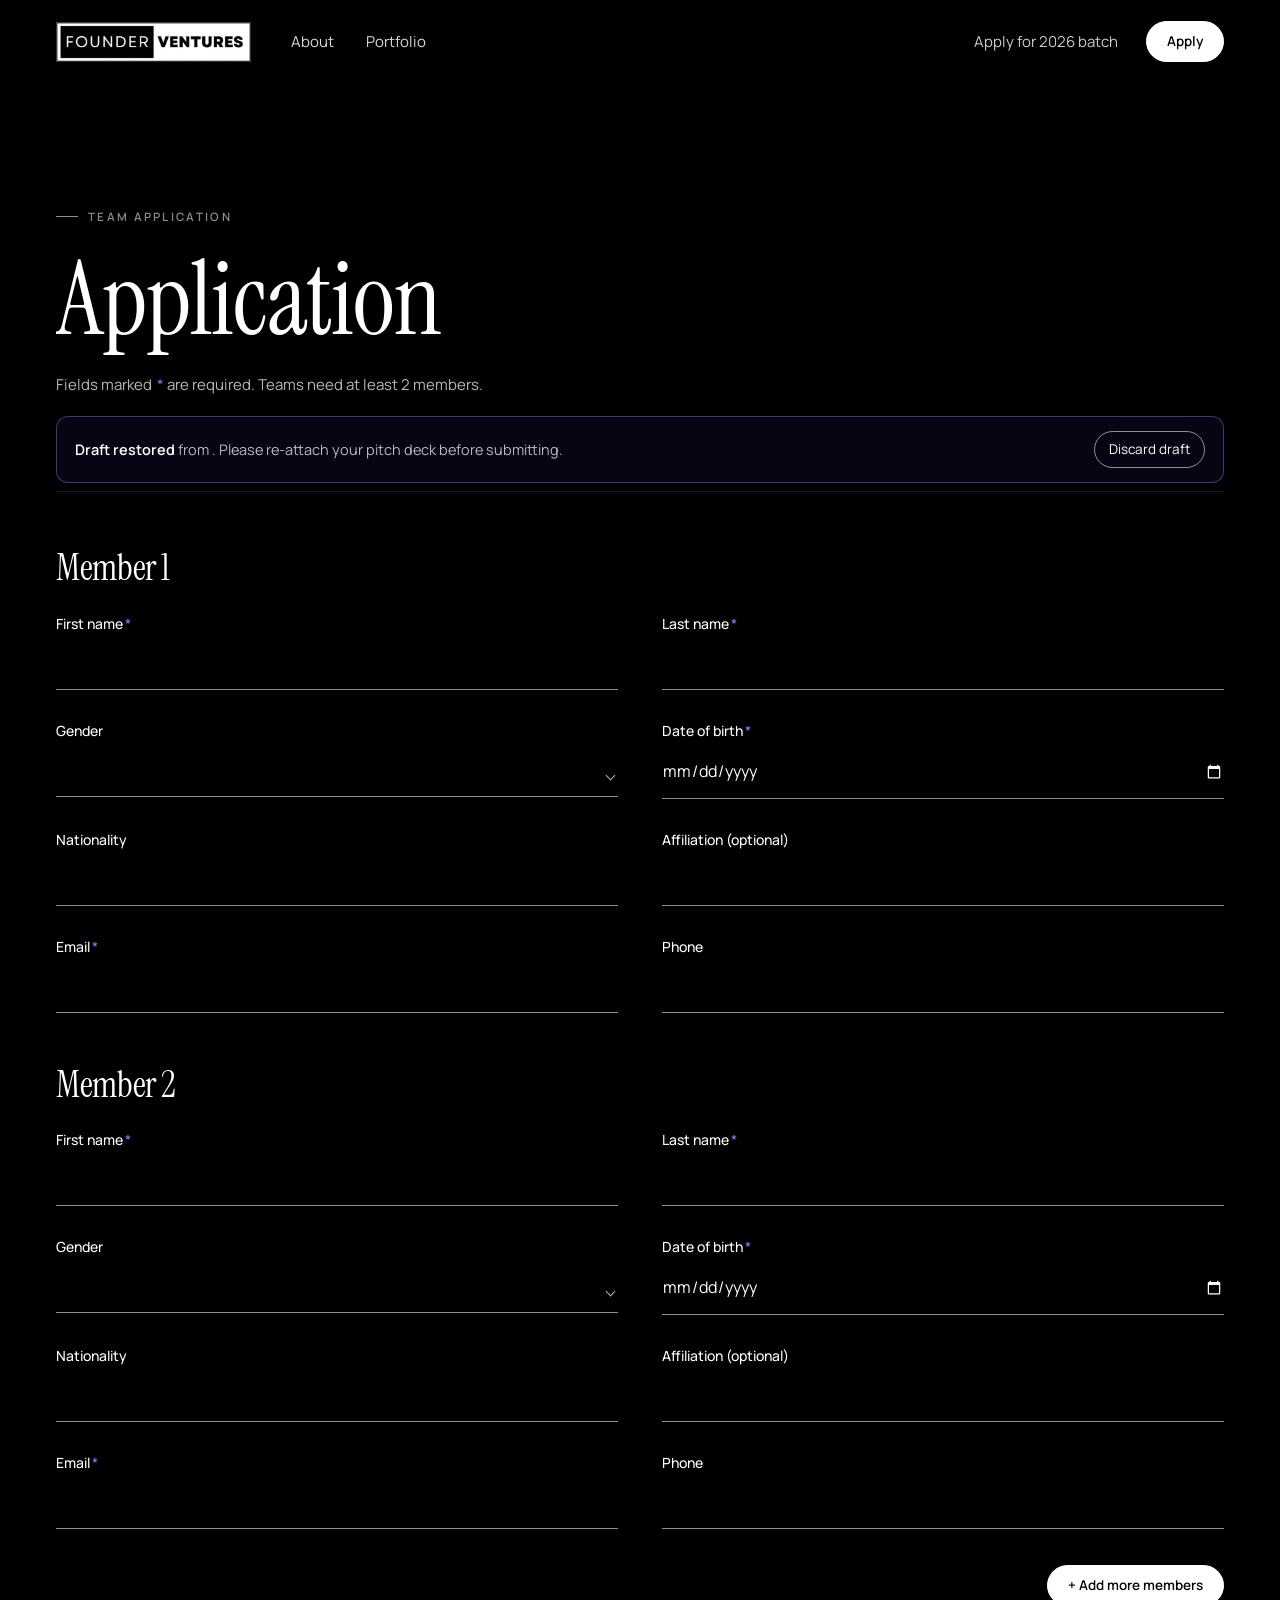
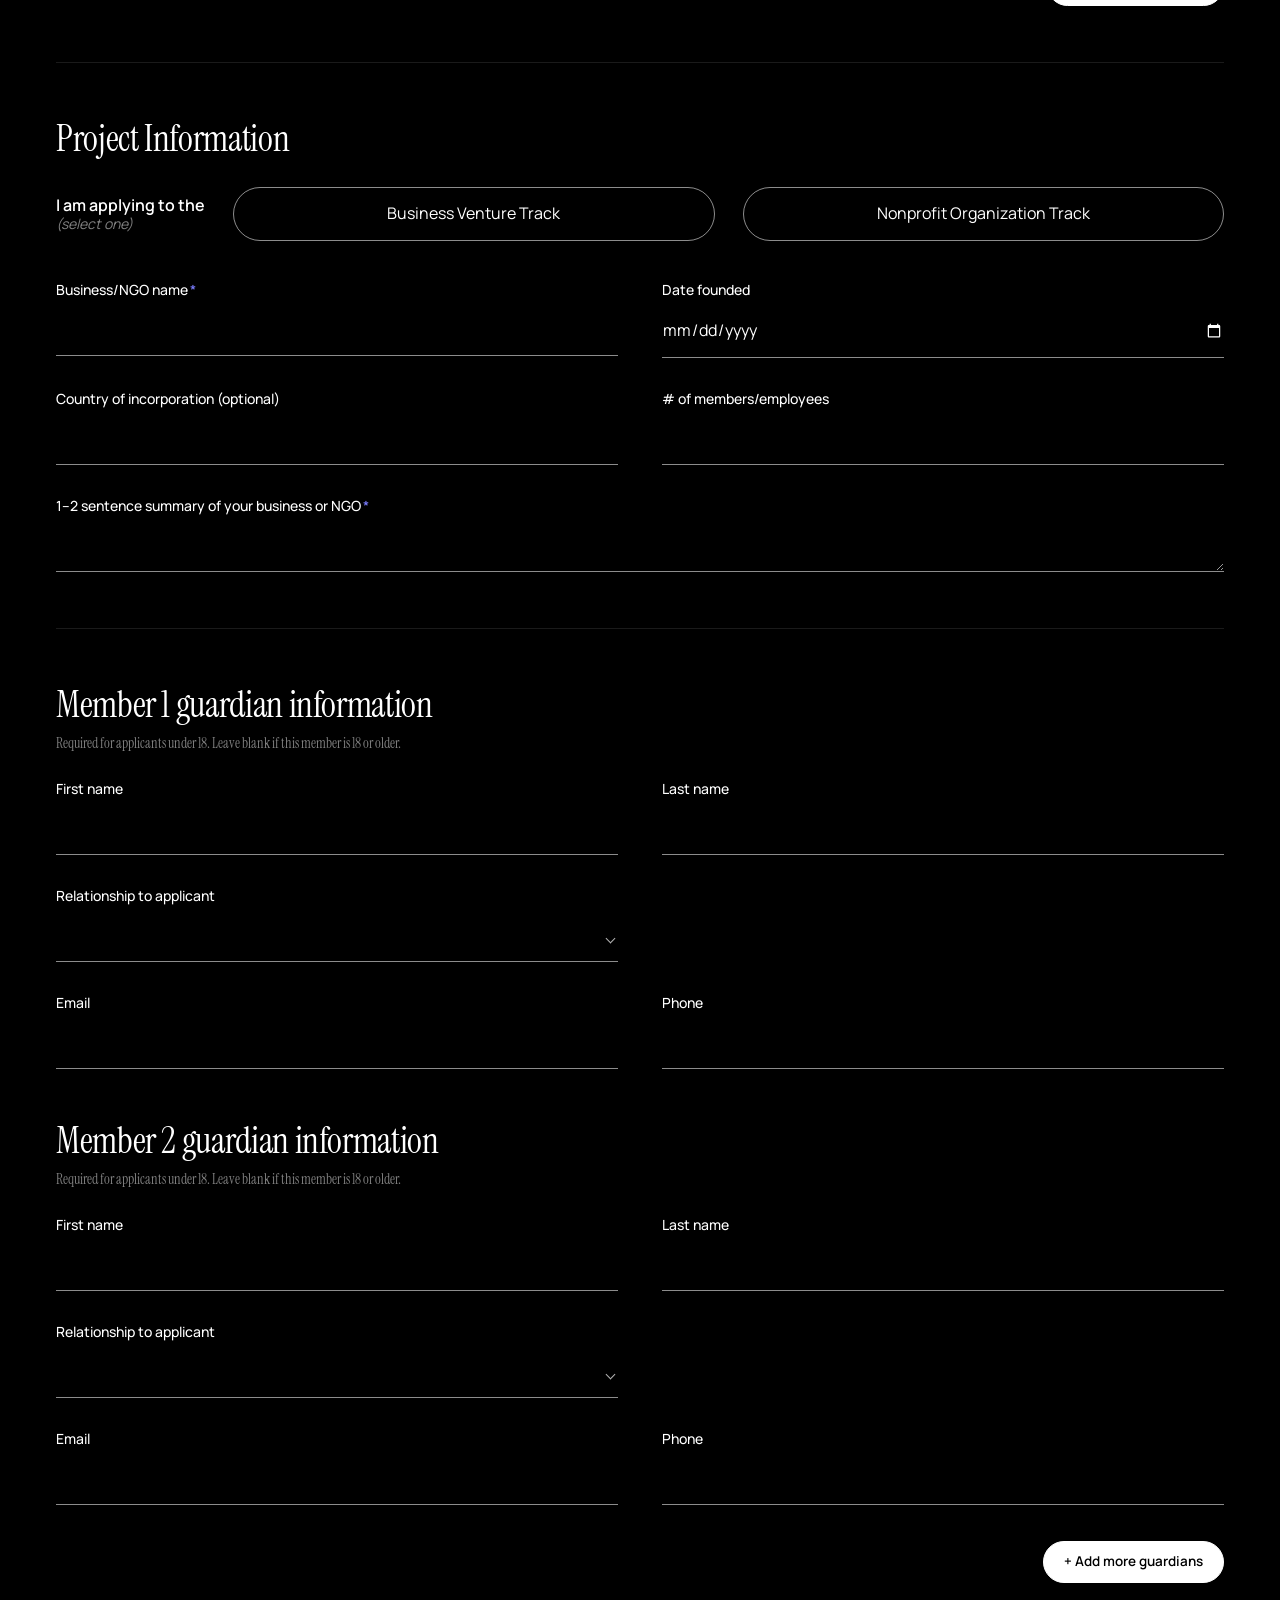
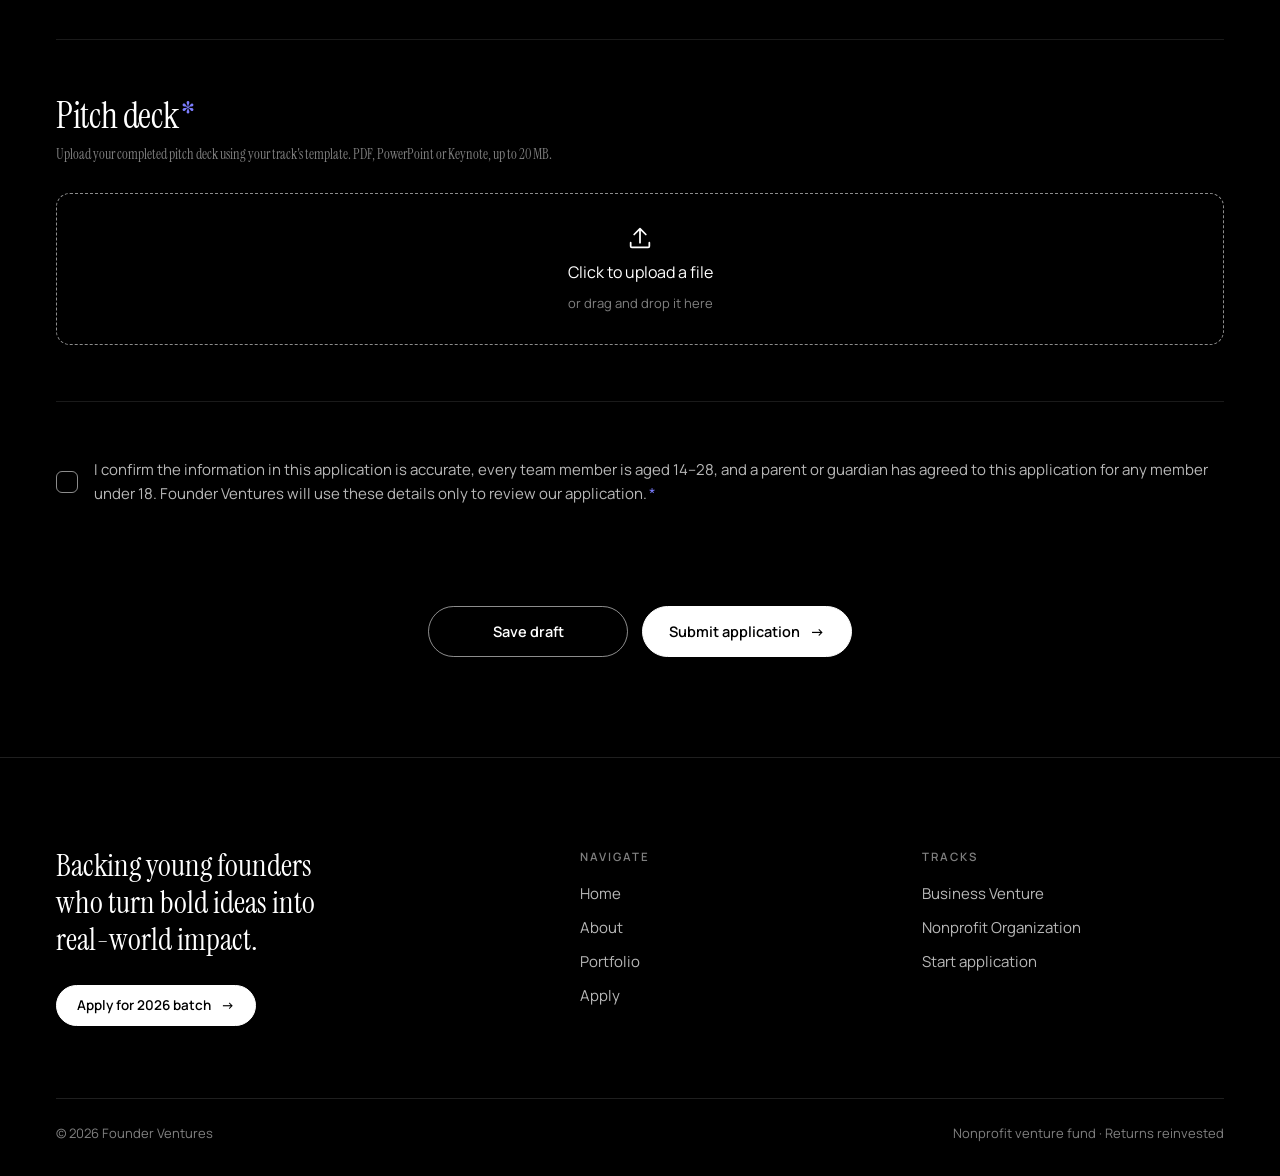
<file: application/index.html>
<!DOCTYPE html>
<html lang="en">
<head>
<meta charset="UTF-8">
<meta name="viewport" content="width=device-width, initial-scale=1">
<title>Application — Founder Ventures</title>
<meta name="description" content="Submit your team application to Founder Ventures. Teams of two or more founders aged 14–28.">
<meta name="theme-color" content="#000000">
<link rel="canonical" href="https://founderventures.org/application/">
<meta property="og:url" content="https://founderventures.org/application/">
<meta property="og:type" content="website">
<meta property="og:site_name" content="Founder Ventures">
<meta property="og:title" content="Application — Founder Ventures">
<meta property="og:description" content="Submit your team application to Founder Ventures. Teams of two or more founders aged 14–28.">
<meta property="og:image" content="https://founderventures.org/assets/og-image.jpg">
<meta property="og:image:width" content="1200">
<meta property="og:image:height" content="630">
<meta name="twitter:card" content="summary_large_image">
<meta name="twitter:title" content="Application — Founder Ventures">
<meta name="twitter:description" content="Submit your team application to Founder Ventures. Teams of two or more founders aged 14–28.">
<meta name="twitter:image" content="https://founderventures.org/assets/og-image.jpg">
<link rel="icon" href="../favicon.ico" sizes="any">
<link rel="icon" type="image/svg+xml" href="../favicon.svg">
<link rel="icon" type="image/png" sizes="32x32" href="../assets/icons/favicon-32.png">
<link rel="apple-touch-icon" href="../assets/icons/apple-touch-icon.png">
<link rel="manifest" href="../site.webmanifest">
<link rel="preconnect" href="https://fonts.googleapis.com">
<link rel="preconnect" href="https://fonts.gstatic.com" crossorigin>
<link href="https://fonts.googleapis.com/css2?family=Instrument+Serif:ital@0;1&family=Manrope:wght@300;400;500;600;700;800&display=swap" rel="stylesheet">
<link rel="stylesheet" href="../assets/css/site.css">
<script src="../assets/js/site.js" defer></script>
</head>
<body data-page="application">
<div class="progress" id="progress"></div>

<header class="header" id="header">
  <div class="wrap">
    <a href="../" class="logo" aria-label="Founder Ventures home"><img src="../assets/img/logo.png" alt="Founder Ventures" width="600" height="123"></a>
    <nav class="nav" aria-label="Primary">
      <a href="../about/" data-link="about">About</a>
      <a href="../portfolio/" data-link="portfolio">Portfolio</a>
    </nav>
    <div class="nav-right">
      <a href="../apply/" class="nav-cta-text">Apply for 2026 batch</a>
      <a href="../apply/" class="btn btn-sm">Apply</a>
    </div>
    <button class="burger" id="burger" aria-label="Open menu" aria-expanded="false" aria-controls="mmenu"><span></span><span></span></button>
  </div>
</header>

<div class="mmenu" id="mmenu" aria-hidden="true">
  <nav aria-label="Mobile">
    <a href="../" data-link="home"><small>01</small>Home</a>
    <a href="../about/" data-link="about"><small>02</small>About</a>
    <a href="../portfolio/" data-link="portfolio"><small>03</small>Portfolio</a>
    <a href="../apply/" data-link="apply"><small>04</small>Apply</a>
  </nav>
  <div class="mmenu-foot">
    <p>Applications are open year-round for the 2026 batch.</p>
    <a href="../apply/" class="btn btn-wide">Apply for 2026 batch <span class="arr">→</span></a>
  </div>
</div>

<main id="main">
<div class="page active" data-page="application">
  <section class="page-head" style="padding-bottom:10px">
    <div class="wrap">
      <div class="eyebrow" data-reveal>Team application</div>
      <h1 class="h1 split" data-reveal="fade"><span class="ln"><span>Application</span></span></h1>
      <p class="lead" data-reveal style="margin-top:20px;--d:.2s">Fields marked <span class="req-star">*</span> are required. Teams need at least 2 members.</p>
    </div>
  </section>
  <form class="wrap" id="appForm" novalidate>
    <div class="draft-bar" id="draftBar" hidden>
      <span><b>Draft restored</b> from <span id="draftTime"></span>. Please re-attach your pitch deck before submitting.</span>
      <button type="button" id="draftClear">Discard draft</button>
    </div>
    <div class="form-sec">
      <div id="members"></div>
      <div class="add-row"><button type="button" class="btn btn-sm" id="addMember">+ Add more members</button></div>
    </div>

    <div class="form-sec">
      <div class="form-sec-head"><h2>Project Information</h2></div>
      <div class="track-pick">
        <div class="lbl">I am applying to the<small>(select one)</small></div>
        <button type="button" class="opt" aria-pressed="false" data-track="business">Business Venture Track</button>
        <button type="button" class="opt" aria-pressed="false" data-track="nonprofit">Nonprofit Organization Track</button>
      </div>
      <input type="hidden" name="track" id="trackInput">
      <div class="fgrid">
        <div class="field"><label for="p-name">Business/NGO name<span class="req-star">*</span></label><input id="p-name" name="org_name" required></div>
        <div class="field"><label for="p-date">Date founded</label><input id="p-date" name="date_founded" type="date"></div>
        <div class="field"><label for="p-country">Country of incorporation (optional)</label><input id="p-country" name="country"></div>
        <div class="field"><label for="p-size"># of members/employees</label><input id="p-size" name="team_size" type="number" min="2" inputmode="numeric"></div>
        <div class="field full"><label for="p-sum">1–2 sentence summary of your business or NGO<span class="req-star">*</span></label><textarea id="p-sum" name="summary" rows="1" required></textarea></div>
      </div>
    </div>

    <div class="form-sec">
      <div id="guardians"></div>
      <div class="add-row"><button type="button" class="btn btn-sm" id="addGuardian">+ Add more guardians</button></div>
    </div>

    <div class="form-sec">
      <div class="form-sec-head"><h2>Pitch deck<span class="req-star">*</span><small>Upload your completed pitch deck using your track's template. PDF, PowerPoint or Keynote, up to 20 MB.</small></h2></div>
      <label class="upload" id="upload">
        <input type="file" id="file" name="pitch_deck" accept=".pdf,.ppt,.pptx,.key">
        <svg width="28" height="28" viewBox="0 0 24 24" fill="none" stroke="currentColor" stroke-width="1.5" stroke-linecap="round" stroke-linejoin="round"><path d="M12 16V4M7 9l5-5 5 5"/><path d="M4 16v3a1 1 0 001 1h14a1 1 0 001-1v-3"/></svg>
        <span id="fileLabel">Click to upload a file</span>
        <small>or drag and drop it here</small>
      </label>
    </div>

    <div class="form-sec">
      <label class="check" id="consentRow">
        <input type="checkbox" id="consent" name="consent">
        <span class="box" aria-hidden="true"></span>
        <span>I confirm the information in this application is accurate, every team member is aged 14–28, and a parent or guardian has agreed to this application for any member under 18. Founder Ventures will use these details only to review our application.<span class="req-star">*</span></span>
      </label>
      <div class="hp" aria-hidden="true"><label>Website <input type="text" id="hp" name="website" tabindex="-1" autocomplete="off"></label></div>
    </div>

    <div class="submit-row"><button type="button" class="btn btn-ghost" id="saveDraft">Save draft</button><button type="submit" class="btn" id="submitBtn"><span class="lbl">Submit application</span> <span class="arr">→</span></button></div>
  </form>

  <section class="wrap app-done" id="appDone" hidden>
    <div class="done-mark" aria-hidden="true"><svg width="34" height="34" viewBox="0 0 24 24" fill="none" stroke="currentColor" stroke-width="2" stroke-linecap="round" stroke-linejoin="round"><path d="M5 12.5l4.5 4.5L19 7.5"/></svg></div>
    <h2 class="h2">Application <em>received</em></h2>
    <p class="lead">Thank you for applying to Founder Ventures. Your reference number is <b id="doneId"></b>.</p>
    <p class="lead" id="doneMail">We've sent a confirmation to your team's email addresses. Our team reviews applications on a rolling basis and will be in touch by email about next steps.</p>
    <div class="hero-actions" style="margin-top:34px"><a href="../" class="btn">Back to home <span class="arr">→</span></a><a href="../portfolio/" class="btn btn-ghost">View portfolio</a></div>
  </section>
</div>
</main>

<footer class="footer vc-foot">
  <div class="wrap">
    <div class="foot-top">
      <div class="foot-brand">
        <p class="foot-tag">Backing young founders who turn bold ideas into real-world impact.</p>
        <a href="../apply/" class="btn btn-sm">Apply for 2026 batch <span class="arr">→</span></a>
      </div>
      <nav class="foot-col" aria-label="Footer"><span>Navigate</span><a href="../">Home</a><a href="../about/">About</a><a href="../portfolio/">Portfolio</a><a href="../apply/">Apply</a></nav>
      <div class="foot-col"><span>Tracks</span><a href="../apply/">Business Venture</a><a href="../apply/">Nonprofit Organization</a><a href="../application/">Start application</a></div>
    </div>
    <div class="foot-bottom"><span>© 2026 Founder Ventures</span><span>Nonprofit venture fund · Returns reinvested</span></div>
  </div>
</footer>

<template id="ctaTpl">
  <div class="wrap cta-grid" style="position:relative">
    <div>
      <div class="eyebrow dark" data-reveal>Applications open year-round</div>
      <h2 class="h2 display-cta split" data-reveal="fade"><span class="ln"><span>Join the movement.</span></span><span class="ln"><span style="--i:1"><em>Become a Founder.</em></span></span></h2>
    </div>
    <div>
      <p class="lead" data-reveal style="--d:.15s">Founder Ventures invites you to join a community of like-minded individuals who are not just dreaming but actively reshaping the future. Together, we can create a world where bold ideas lead to bold actions and where every founder has the opportunity to make a lasting impact.</p>
      <div data-reveal style="--d:.25s"><a href="../apply/" class="btn btn-dark">Apply Now <span class="arr">→</span></a></div>
    </div>
  </div>
</template>

<div class="toast" id="toast" role="status" aria-live="polite"></div>
</body>
</html>
</file>
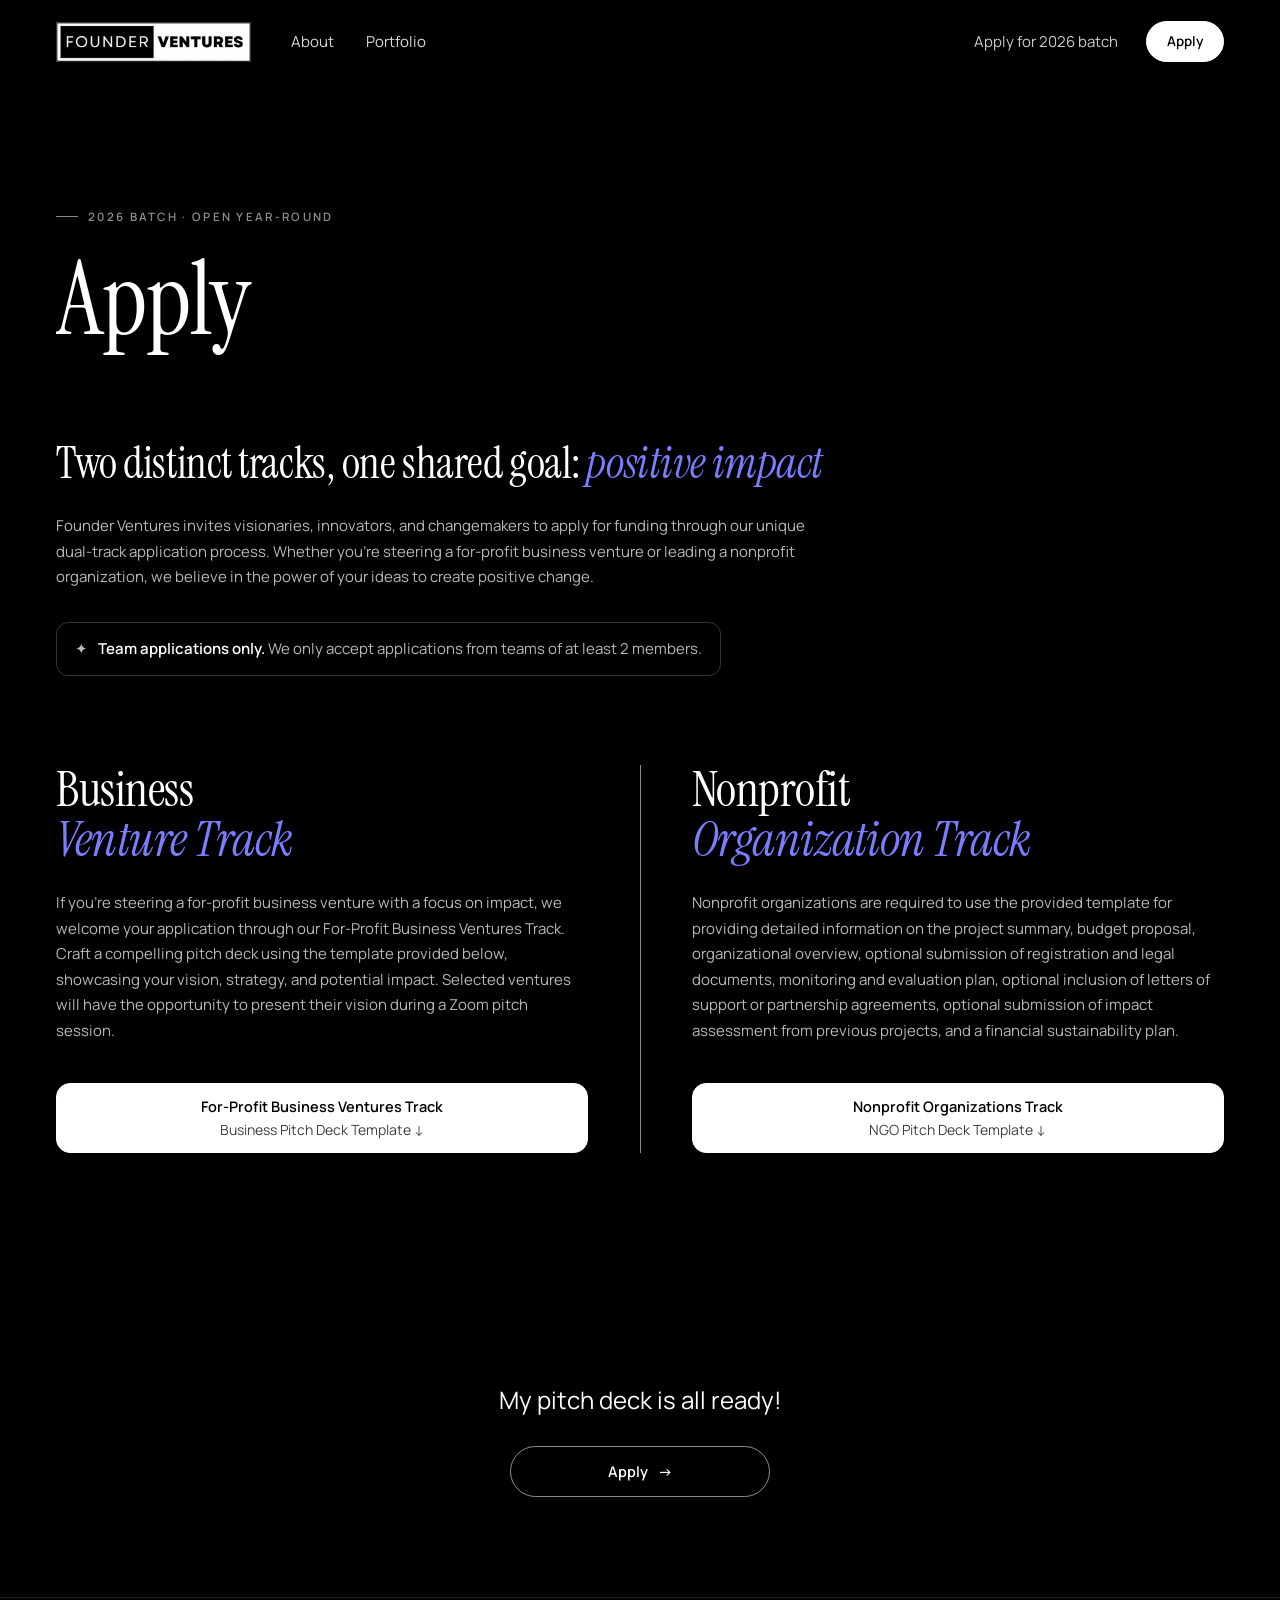
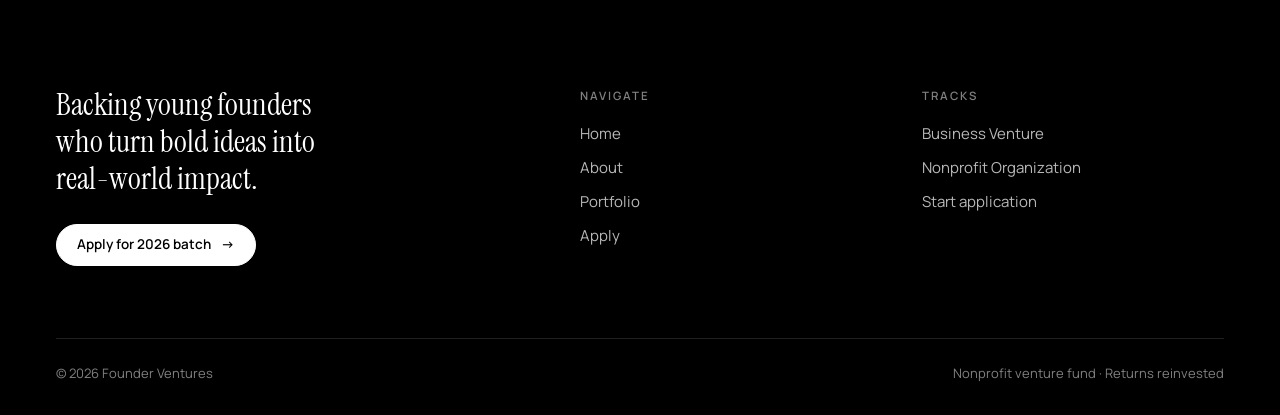
<file: apply/index.html>
<!DOCTYPE html>
<html lang="en">
<head>
<meta charset="UTF-8">
<meta name="viewport" content="width=device-width, initial-scale=1">
<title>Apply — Founder Ventures</title>
<meta name="description" content="Two tracks, one goal: positive impact. Download the business or nonprofit pitch deck template and apply to Founder Ventures year-round.">
<meta name="theme-color" content="#000000">
<link rel="canonical" href="https://founderventures.org/apply/">
<meta property="og:url" content="https://founderventures.org/apply/">
<meta property="og:type" content="website">
<meta property="og:site_name" content="Founder Ventures">
<meta property="og:title" content="Apply — Founder Ventures">
<meta property="og:description" content="Two tracks, one goal: positive impact. Download the business or nonprofit pitch deck template and apply to Founder Ventures year-round.">
<meta property="og:image" content="https://founderventures.org/assets/og-image.jpg">
<meta property="og:image:width" content="1200">
<meta property="og:image:height" content="630">
<meta name="twitter:card" content="summary_large_image">
<meta name="twitter:title" content="Apply — Founder Ventures">
<meta name="twitter:description" content="Two tracks, one goal: positive impact. Download the business or nonprofit pitch deck template and apply to Founder Ventures year-round.">
<meta name="twitter:image" content="https://founderventures.org/assets/og-image.jpg">
<link rel="icon" href="../favicon.ico" sizes="any">
<link rel="icon" type="image/svg+xml" href="../favicon.svg">
<link rel="icon" type="image/png" sizes="32x32" href="../assets/icons/favicon-32.png">
<link rel="apple-touch-icon" href="../assets/icons/apple-touch-icon.png">
<link rel="manifest" href="../site.webmanifest">
<link rel="preconnect" href="https://fonts.googleapis.com">
<link rel="preconnect" href="https://fonts.gstatic.com" crossorigin>
<link href="https://fonts.googleapis.com/css2?family=Instrument+Serif:ital@0;1&family=Manrope:wght@300;400;500;600;700;800&display=swap" rel="stylesheet">
<link rel="stylesheet" href="../assets/css/site.css">
<script src="../assets/js/site.js" defer></script>
</head>
<body data-page="apply">
<div class="progress" id="progress"></div>

<header class="header" id="header">
  <div class="wrap">
    <a href="../" class="logo" aria-label="Founder Ventures home"><img src="../assets/img/logo.png" alt="Founder Ventures" width="600" height="123"></a>
    <nav class="nav" aria-label="Primary">
      <a href="../about/" data-link="about">About</a>
      <a href="../portfolio/" data-link="portfolio">Portfolio</a>
    </nav>
    <div class="nav-right">
      <a href="../apply/" class="nav-cta-text">Apply for 2026 batch</a>
      <a href="../apply/" class="btn btn-sm">Apply</a>
    </div>
    <button class="burger" id="burger" aria-label="Open menu" aria-expanded="false" aria-controls="mmenu"><span></span><span></span></button>
  </div>
</header>

<div class="mmenu" id="mmenu" aria-hidden="true">
  <nav aria-label="Mobile">
    <a href="../" data-link="home"><small>01</small>Home</a>
    <a href="../about/" data-link="about"><small>02</small>About</a>
    <a href="../portfolio/" data-link="portfolio"><small>03</small>Portfolio</a>
    <a href="../apply/" data-link="apply"><small>04</small>Apply</a>
  </nav>
  <div class="mmenu-foot">
    <p>Applications are open year-round for the 2026 batch.</p>
    <a href="../apply/" class="btn btn-wide">Apply for 2026 batch <span class="arr">→</span></a>
  </div>
</div>

<main id="main">
<div class="page active" data-page="apply">
  <section class="page-head">
    <div class="wrap">
      <div class="eyebrow" data-reveal>2026 batch · open year-round</div>
      <h1 class="h1 split" data-reveal="fade"><span class="ln"><span>Apply</span></span></h1>
    </div>
  </section>
  <section class="sec-tight" style="padding-top:clamp(20px,3vw,40px)">
    <div class="wrap">
      <h2 class="h2 split" data-reveal="fade" style="font-size:clamp(28px,3.4vw,44px)"><span class="ln"><span>Two distinct tracks, one shared goal: <em>positive impact</em></span></span></h2>
      <p class="lead" data-reveal style="margin-top:28px;max-width:85ch;--d:.15s">Founder Ventures invites visionaries, innovators, and changemakers to apply for funding through our unique dual-track application process. Whether you're steering a for-profit business venture or leading a nonprofit organization, we believe in the power of your ideas to create positive change.</p>
      <div class="notice" data-reveal style="--d:.25s"><span>✦</span><span><b>Team applications only.</b> We only accept applications from teams of at least 2 members.</span></div>

      <div class="tracks" data-reveal="fade">
        <div class="track" data-reveal="left">
          <h2 class="h2">Business<br><em>Venture Track</em></h2>
          <p class="lead">If you're steering a for-profit business venture with a focus on impact, we welcome your application through our For-Profit Business Ventures Track. Craft a compelling pitch deck using the template provided below, showcasing your vision, strategy, and potential impact. Selected ventures will have the opportunity to present their vision during a Zoom pitch session.</p>
          <a class="btn tpl" href="../assets/files/Founder_Ventures_Business_Pitch_Deck_Template.pptx" download>For-Profit Business Ventures Track<small>Business Pitch Deck Template ↓</small></a>
        </div>
        <div class="divider"></div>
        <div class="track" data-reveal="right">
          <h2 class="h2">Nonprofit<br><em>Organization Track</em></h2>
          <p class="lead">Nonprofit organizations are required to use the provided template for providing detailed information on the project summary, budget proposal, organizational overview, optional submission of registration and legal documents, monitoring and evaluation plan, optional inclusion of letters of support or partnership agreements, optional submission of impact assessment from previous projects, and a financial sustainability plan.</p>
          <a class="btn tpl" href="../assets/files/Founder_Ventures_Nonprofit_Organization_Pitch_Deck_Template.pptx" download>Nonprofit Organizations Track<small>NGO Pitch Deck Template ↓</small></a>
        </div>
      </div>
    </div>
  </section>
  <section class="ready">
    <div class="wrap">
      <p data-reveal>My pitch deck is all ready!</p>
      <div data-reveal style="--d:.1s"><a href="../application/" class="btn btn-ghost">Apply <span class="arr">→</span></a></div>
    </div>
  </section>
</div>
</main>

<footer class="footer vc-foot">
  <div class="wrap">
    <div class="foot-top">
      <div class="foot-brand">
        <p class="foot-tag">Backing young founders who turn bold ideas into real-world impact.</p>
        <a href="../apply/" class="btn btn-sm">Apply for 2026 batch <span class="arr">→</span></a>
      </div>
      <nav class="foot-col" aria-label="Footer"><span>Navigate</span><a href="../">Home</a><a href="../about/">About</a><a href="../portfolio/">Portfolio</a><a href="../apply/">Apply</a></nav>
      <div class="foot-col"><span>Tracks</span><a href="../apply/">Business Venture</a><a href="../apply/">Nonprofit Organization</a><a href="../application/">Start application</a></div>
    </div>
    <div class="foot-bottom"><span>© 2026 Founder Ventures</span><span>Nonprofit venture fund · Returns reinvested</span></div>
  </div>
</footer>

<template id="ctaTpl">
  <div class="wrap cta-grid" style="position:relative">
    <div>
      <div class="eyebrow dark" data-reveal>Applications open year-round</div>
      <h2 class="h2 display-cta split" data-reveal="fade"><span class="ln"><span>Join the movement.</span></span><span class="ln"><span style="--i:1"><em>Become a Founder.</em></span></span></h2>
    </div>
    <div>
      <p class="lead" data-reveal style="--d:.15s">Founder Ventures invites you to join a community of like-minded individuals who are not just dreaming but actively reshaping the future. Together, we can create a world where bold ideas lead to bold actions and where every founder has the opportunity to make a lasting impact.</p>
      <div data-reveal style="--d:.25s"><a href="../apply/" class="btn btn-dark">Apply Now <span class="arr">→</span></a></div>
    </div>
  </div>
</template>

<div class="toast" id="toast" role="status" aria-live="polite"></div>
</body>
</html>
</file>
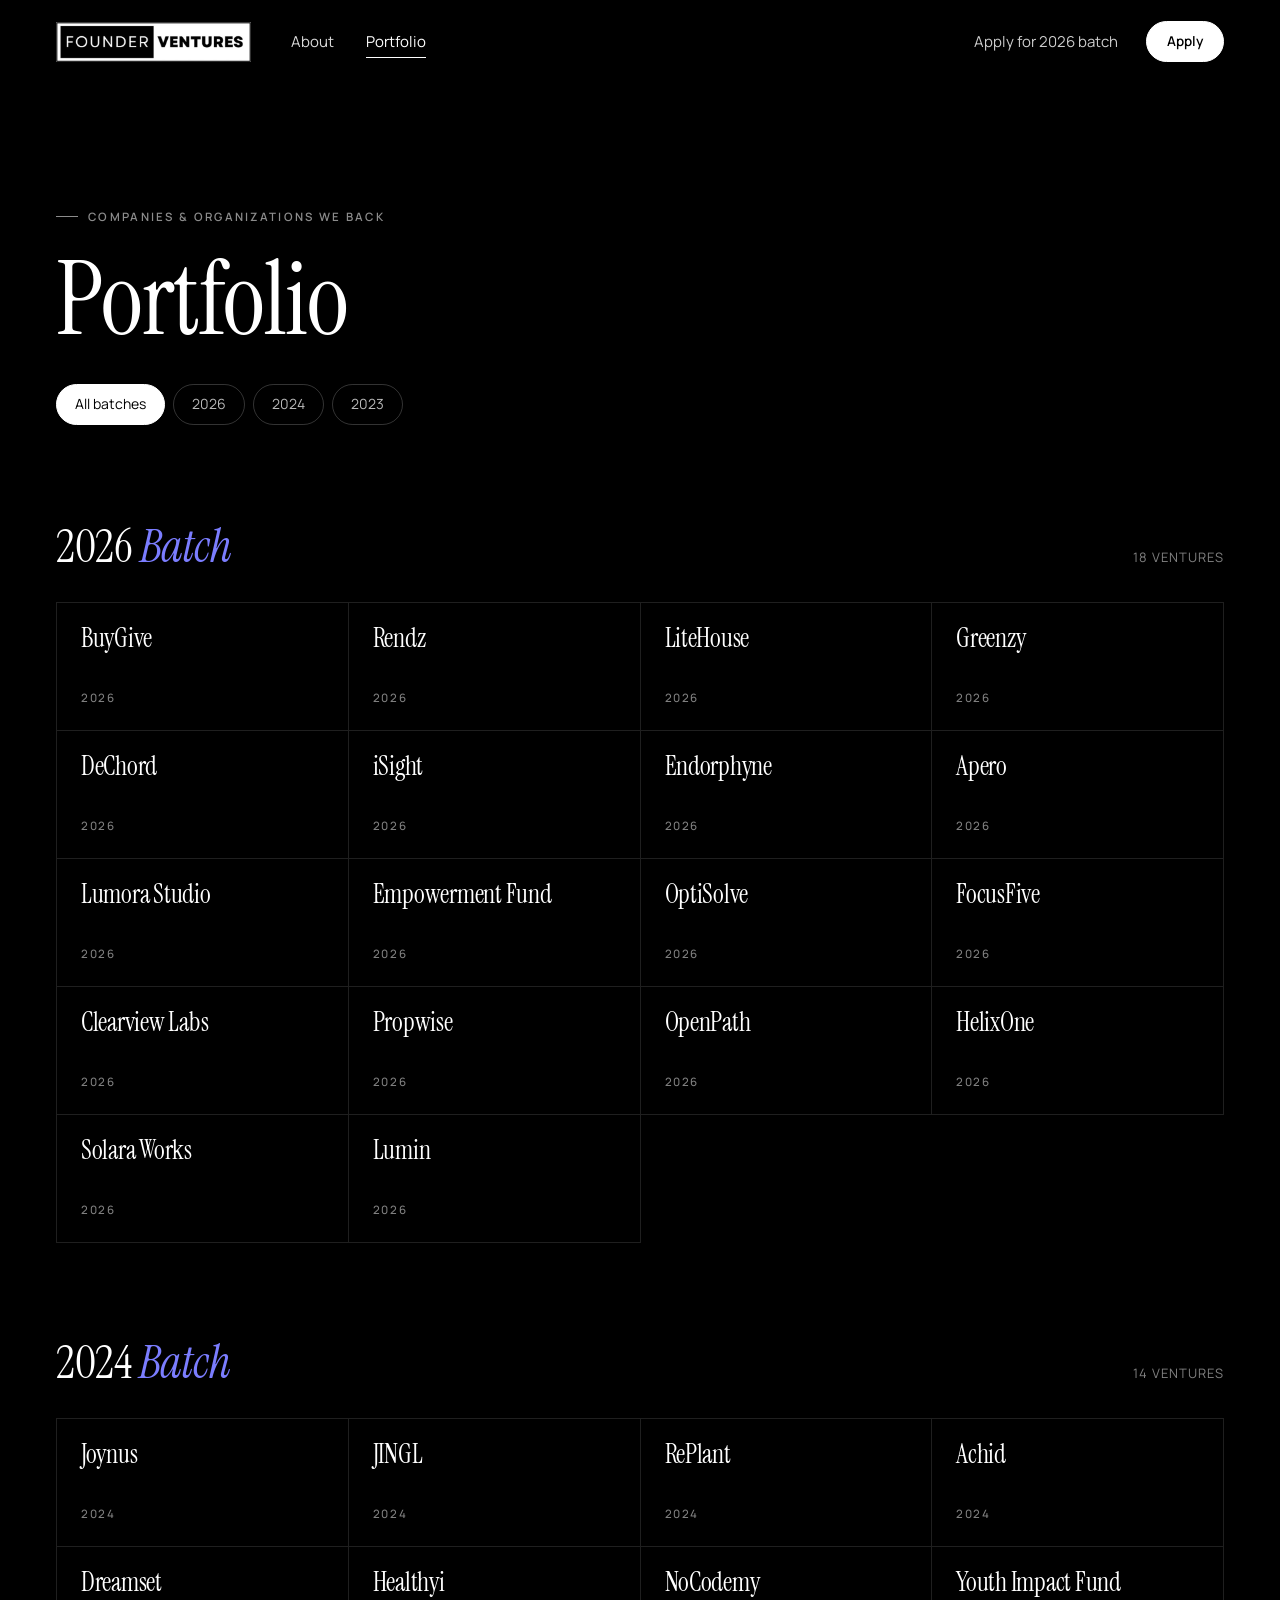
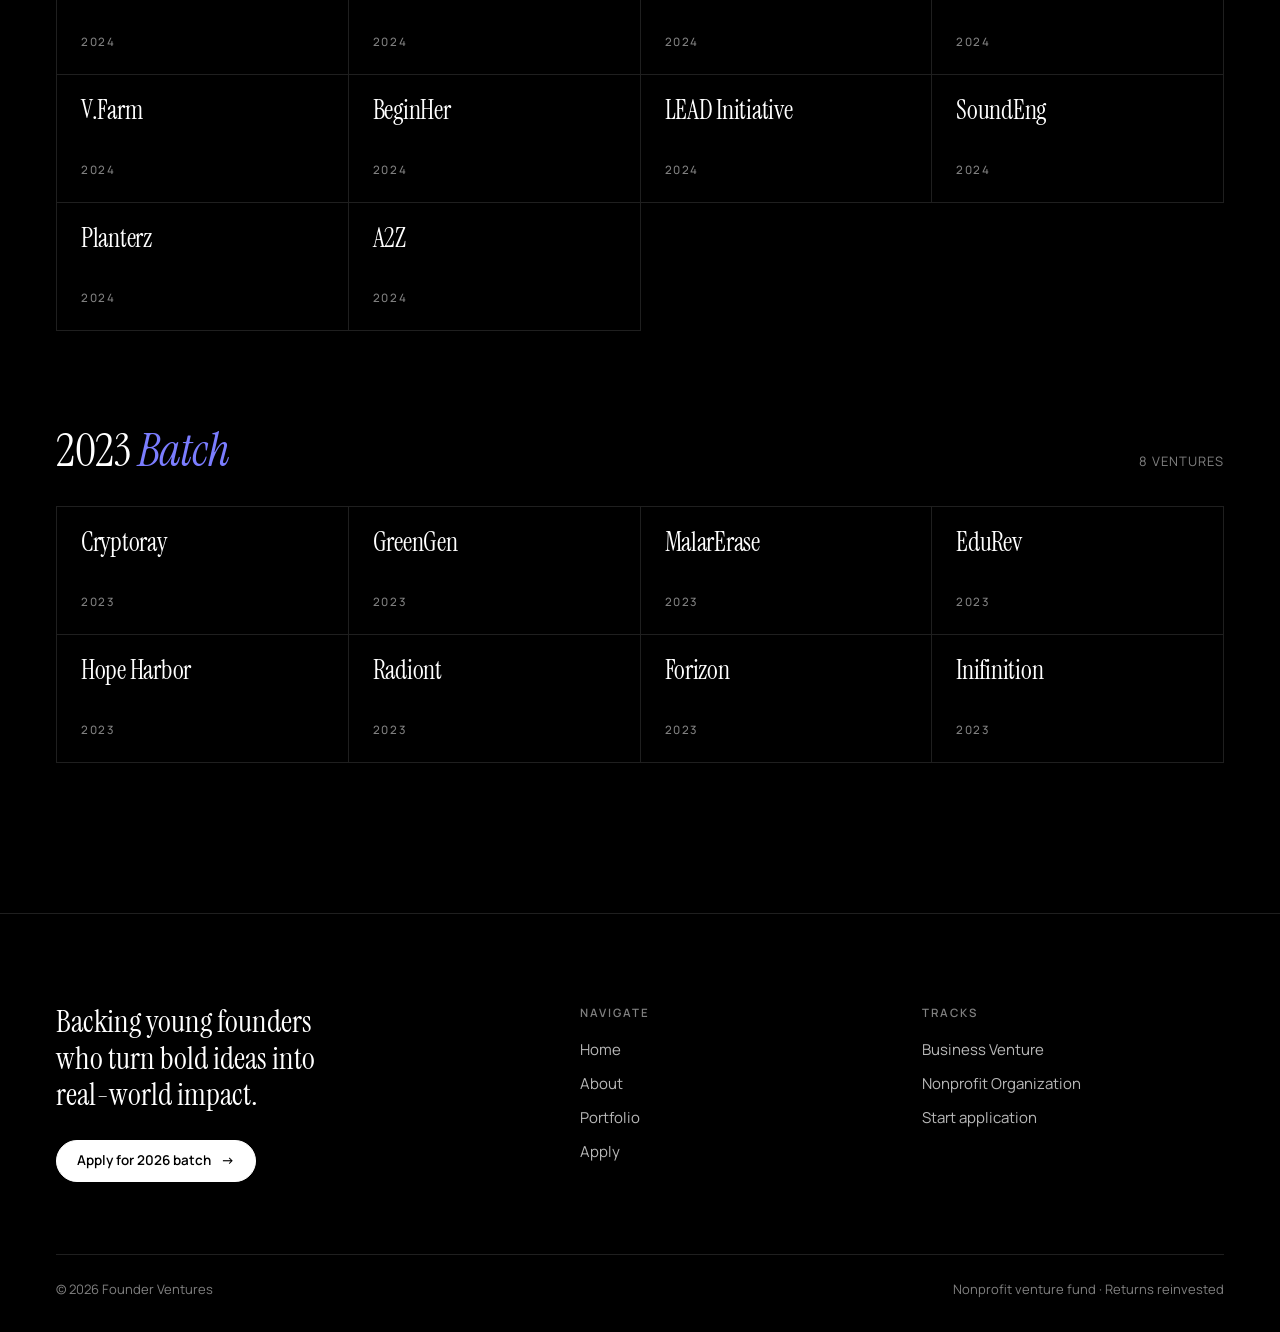
<file: portfolio/index.html>
<!DOCTYPE html>
<html lang="en">
<head>
<meta charset="UTF-8">
<meta name="viewport" content="width=device-width, initial-scale=1">
<title>Portfolio — Founder Ventures</title>
<meta name="description" content="Startups, social ventures and NGOs backed by Founder Ventures across the 2023, 2024 and 2026 batches.">
<meta name="theme-color" content="#000000">
<link rel="canonical" href="https://founderventures.org/portfolio/">
<meta property="og:url" content="https://founderventures.org/portfolio/">
<meta property="og:type" content="website">
<meta property="og:site_name" content="Founder Ventures">
<meta property="og:title" content="Portfolio — Founder Ventures">
<meta property="og:description" content="Startups, social ventures and NGOs backed by Founder Ventures across the 2023, 2024 and 2026 batches.">
<meta property="og:image" content="https://founderventures.org/assets/og-image.jpg">
<meta property="og:image:width" content="1200">
<meta property="og:image:height" content="630">
<meta name="twitter:card" content="summary_large_image">
<meta name="twitter:title" content="Portfolio — Founder Ventures">
<meta name="twitter:description" content="Startups, social ventures and NGOs backed by Founder Ventures across the 2023, 2024 and 2026 batches.">
<meta name="twitter:image" content="https://founderventures.org/assets/og-image.jpg">
<link rel="icon" href="../favicon.ico" sizes="any">
<link rel="icon" type="image/svg+xml" href="../favicon.svg">
<link rel="icon" type="image/png" sizes="32x32" href="../assets/icons/favicon-32.png">
<link rel="apple-touch-icon" href="../assets/icons/apple-touch-icon.png">
<link rel="manifest" href="../site.webmanifest">
<link rel="preconnect" href="https://fonts.googleapis.com">
<link rel="preconnect" href="https://fonts.gstatic.com" crossorigin>
<link href="https://fonts.googleapis.com/css2?family=Instrument+Serif:ital@0;1&family=Manrope:wght@300;400;500;600;700;800&display=swap" rel="stylesheet">
<link rel="stylesheet" href="../assets/css/site.css">
<script src="../assets/js/site.js" defer></script>
</head>
<body data-page="portfolio">
<div class="progress" id="progress"></div>

<header class="header" id="header">
  <div class="wrap">
    <a href="../" class="logo" aria-label="Founder Ventures home"><img src="../assets/img/logo.png" alt="Founder Ventures" width="600" height="123"></a>
    <nav class="nav" aria-label="Primary">
      <a href="../about/" data-link="about">About</a>
      <a href="../portfolio/" data-link="portfolio">Portfolio</a>
    </nav>
    <div class="nav-right">
      <a href="../apply/" class="nav-cta-text">Apply for 2026 batch</a>
      <a href="../apply/" class="btn btn-sm">Apply</a>
    </div>
    <button class="burger" id="burger" aria-label="Open menu" aria-expanded="false" aria-controls="mmenu"><span></span><span></span></button>
  </div>
</header>

<div class="mmenu" id="mmenu" aria-hidden="true">
  <nav aria-label="Mobile">
    <a href="../" data-link="home"><small>01</small>Home</a>
    <a href="../about/" data-link="about"><small>02</small>About</a>
    <a href="../portfolio/" data-link="portfolio"><small>03</small>Portfolio</a>
    <a href="../apply/" data-link="apply"><small>04</small>Apply</a>
  </nav>
  <div class="mmenu-foot">
    <p>Applications are open year-round for the 2026 batch.</p>
    <a href="../apply/" class="btn btn-wide">Apply for 2026 batch <span class="arr">→</span></a>
  </div>
</div>

<main id="main">
<div class="page active" data-page="portfolio">
  <section class="page-head">
    <div class="wrap">
      <div class="eyebrow" data-reveal>Companies & organizations we back</div>
      <h1 class="h1 split" data-reveal="fade"><span class="ln"><span>Portfolio</span></span></h1>
      <div class="filter" id="filter" data-reveal style="--d:.2s" role="group" aria-label="Filter by batch">
        <button class="on" data-f="all">All batches</button>
        <button data-f="2026">2026</button>
        <button data-f="2024">2024</button>
        <button data-f="2023">2023</button>
      </div>
    </div>
  </section>
  <div class="wrap" id="batches" style="padding-bottom:clamp(60px,8vw,120px)"></div>
</div>
</main>

<footer class="footer vc-foot">
  <div class="wrap">
    <div class="foot-top">
      <div class="foot-brand">
        <p class="foot-tag">Backing young founders who turn bold ideas into real-world impact.</p>
        <a href="../apply/" class="btn btn-sm">Apply for 2026 batch <span class="arr">→</span></a>
      </div>
      <nav class="foot-col" aria-label="Footer"><span>Navigate</span><a href="../">Home</a><a href="../about/">About</a><a href="../portfolio/">Portfolio</a><a href="../apply/">Apply</a></nav>
      <div class="foot-col"><span>Tracks</span><a href="../apply/">Business Venture</a><a href="../apply/">Nonprofit Organization</a><a href="../application/">Start application</a></div>
    </div>
    <div class="foot-bottom"><span>© 2026 Founder Ventures</span><span>Nonprofit venture fund · Returns reinvested</span></div>
  </div>
</footer>

<template id="ctaTpl">
  <div class="wrap cta-grid" style="position:relative">
    <div>
      <div class="eyebrow dark" data-reveal>Applications open year-round</div>
      <h2 class="h2 display-cta split" data-reveal="fade"><span class="ln"><span>Join the movement.</span></span><span class="ln"><span style="--i:1"><em>Become a Founder.</em></span></span></h2>
    </div>
    <div>
      <p class="lead" data-reveal style="--d:.15s">Founder Ventures invites you to join a community of like-minded individuals who are not just dreaming but actively reshaping the future. Together, we can create a world where bold ideas lead to bold actions and where every founder has the opportunity to make a lasting impact.</p>
      <div data-reveal style="--d:.25s"><a href="../apply/" class="btn btn-dark">Apply Now <span class="arr">→</span></a></div>
    </div>
  </div>
</template>

<div class="toast" id="toast" role="status" aria-live="polite"></div>
</body>
</html>
</file>
<file: assets/css/site.css>
/* Founder Ventures — site styles */
:root{
  --bg:#000; --fg:#fff; --muted:rgba(255,255,255,.72); --dim:rgba(255,255,255,.5);
  --line:rgba(255,255,255,.2); --line-strong:rgba(255,255,255,.55);
  --accent:#4446ff; --accent-2:#7b7dff;
  --ink:#0a0a0a; --ink-muted:#3b3b3b;
  --pad:clamp(20px,5vw,56px); --max:1240px; --nav-h:84px;
  --ease:cubic-bezier(.2,.7,.1,1); --ease-out:cubic-bezier(.16,1,.3,1);
}
*,*::before,*::after{box-sizing:border-box}
html{-webkit-text-size-adjust:100%}
body{margin:0;background:var(--bg);color:var(--fg);font-family:Manrope,system-ui,-apple-system,"Segoe UI",sans-serif;font-size:16px;line-height:1.6;-webkit-font-smoothing:antialiased;overflow-x:hidden}
body.lock{overflow:hidden}
img{max-width:100%;display:block}
a{color:inherit;text-decoration:none}
button{font:inherit;color:inherit;cursor:pointer;background:none;border:0;padding:0}
h1,h2,h3,h4{margin:0;font-weight:600;letter-spacing:-.02em;line-height:1.12}
p{margin:0}
::selection{background:var(--accent);color:#fff}
:focus-visible{outline:2px solid var(--accent-2);outline-offset:3px}
.wrap{width:100%;max-width:calc(var(--max) + var(--pad)*2);margin:0 auto;padding:0 var(--pad)}

/* ---------- Header ---------- */
.header{position:fixed;inset:0 0 auto;z-index:50;height:var(--nav-h);display:flex;align-items:center;transition:background .4s,border-color .4s,height .4s;border-bottom:1px solid transparent}
.header.scrolled{background:rgba(0,0,0,.72);backdrop-filter:blur(14px) saturate(140%);-webkit-backdrop-filter:blur(14px) saturate(140%);border-color:rgba(255,255,255,.08);--nav-h:70px}
.header .wrap{display:flex;align-items:center;gap:40px}
.logo{display:inline-flex;flex-shrink:0;position:relative;z-index:60}
.logo img{height:40px;width:auto;display:block}
.header.scrolled .logo img{height:36px}
.logo img{transition:height .4s var(--ease)}
@media (max-width:680px){.logo img{height:34px}.header.scrolled .logo img{height:32px}}
.nav{display:flex;gap:32px;font-size:15px}
.nav a,.nav-cta-text{position:relative;opacity:.85;transition:opacity .3s}
.nav a::after{content:"";position:absolute;left:0;right:0;bottom:-4px;height:1px;background:#fff;transform:scaleX(0);transform-origin:right;transition:transform .45s var(--ease)}
.nav a:hover,.nav a.active{opacity:1}
.nav a:hover::after,.nav a.active::after{transform:scaleX(1);transform-origin:left}
.nav-right{margin-left:auto;display:flex;align-items:center;gap:28px;font-size:15px}
.nav-cta-text{opacity:.8}
.nav-cta-text:hover{opacity:1}
.burger{display:none;width:44px;height:44px;margin-left:auto;position:relative;z-index:60}
.burger span{position:absolute;left:11px;right:11px;height:1.5px;background:#fff;transition:transform .5s var(--ease),top .5s var(--ease),opacity .3s}
.burger span:nth-child(1){top:17px}.burger span:nth-child(2){top:26px}
.menu-open .burger span:nth-child(1){top:21.5px;transform:rotate(45deg)}
.menu-open .burger span:nth-child(2){top:21.5px;transform:rotate(-45deg)}

/* Mobile menu */
.mmenu{position:fixed;inset:0;z-index:45;background:#000;display:flex;flex-direction:column;padding:calc(var(--nav-h) + 24px) var(--pad) 32px;clip-path:circle(0% at calc(100% - 44px) 42px);transition:clip-path .8s var(--ease-out);pointer-events:none}
.menu-open .mmenu{clip-path:circle(150% at calc(100% - 44px) 42px);pointer-events:auto}
.mmenu nav{display:flex;flex-direction:column;gap:6px}
.mmenu nav a{font-size:clamp(40px,12vw,64px);font-weight:600;letter-spacing:-.03em;line-height:1.15;display:flex;align-items:baseline;gap:14px;opacity:0;transform:translateY(30px);transition:opacity .5s, transform .7s var(--ease-out)}
.mmenu nav a small{font-size:13px;font-weight:500;color:var(--dim);letter-spacing:0}
.mmenu nav a.active{color:var(--accent-2)}
.menu-open .mmenu nav a{opacity:1;transform:none}
.menu-open .mmenu nav a:nth-child(1){transition-delay:.18s}.menu-open .mmenu nav a:nth-child(2){transition-delay:.24s}.menu-open .mmenu nav a:nth-child(3){transition-delay:.3s}.menu-open .mmenu nav a:nth-child(4){transition-delay:.36s}
.mmenu-foot{margin-top:auto;display:flex;flex-direction:column;gap:18px;opacity:0;transition:opacity .5s .4s}
.menu-open .mmenu-foot{opacity:1}
.mmenu-foot p{color:var(--dim);font-size:14px}

/* ---------- Buttons ---------- */
.btn{position:relative;display:inline-flex;align-items:center;justify-content:center;gap:10px;padding:12px 26px;font-size:15px;font-weight:500;background:#fff;color:#000;border:1px solid #fff;overflow:hidden;isolation:isolate;white-space:nowrap;transition:color .45s var(--ease)}
.btn::before{content:"";position:absolute;inset:0;background:#000;transform:translateY(101%);transition:transform .45s var(--ease);z-index:-1}
.btn:hover{color:#fff}
.btn:hover::before{transform:none}
.btn .arr{display:inline-block;transition:transform .45s var(--ease)}
.btn:hover .arr{transform:translateX(4px)}
.btn-sm{padding:9px 22px;font-size:14px}
.btn-ghost{background:transparent;color:#fff;border-color:var(--line-strong)}
.btn-ghost::before{background:#fff}
.btn-ghost:hover{color:#000}
.btn-dark{background:#000;color:#fff;border-color:#000}
.btn-dark::before{background:var(--accent)}
.btn-dark:hover{border-color:var(--accent)}
.btn-wide{width:100%}

/* ---------- Pages / transitions ---------- */
main{min-height:100vh}
.page{display:none}
.page.active{display:block;animation:pageIn .8s var(--ease-out) both}
@keyframes pageIn{from{opacity:0;transform:translateY(16px)}to{opacity:1;transform:none}}
.page-leave{animation:pageOut .3s ease both}
@keyframes pageOut{to{opacity:0;transform:translateY(-8px)}}

/* ---------- Reveal ---------- */
[data-reveal]{opacity:0;transform:translateY(34px);transition:opacity 1s var(--ease-out),transform 1.1s var(--ease-out);transition-delay:var(--d,0s)}
[data-reveal="fade"]{transform:none}
[data-reveal="scale"]{transform:scale(.92)}
[data-reveal="left"]{transform:translateX(-40px)}
[data-reveal="right"]{transform:translateX(40px)}
[data-reveal].in{opacity:1;transform:none}
.split .ln{display:block;overflow:hidden;padding-bottom:.08em;margin-bottom:-.08em}
.split .ln>span{display:inline-block;transform:translateY(110%);transition:transform 1.1s var(--ease-out);transition-delay:calc(var(--i,0) * .1s + var(--d,0s))}
.split.in .ln>span{transform:none}

/* ---------- Sections ---------- */
section{position:relative}
.sec{padding:clamp(80px,12vw,160px) 0}
.sec-tight{padding:clamp(56px,8vw,100px) 0}
.h1{font-size:clamp(38px,5.4vw,64px)}
.h2{font-size:clamp(32px,4.2vw,52px)}
.h3{font-size:clamp(22px,2.2vw,28px)}
.lead{font-size:clamp(15px,1.25vw,17px);color:var(--muted);max-width:62ch}
.lead + .lead{margin-top:18px}
.eyebrow{display:inline-flex;align-items:center;gap:10px;font-size:12px;font-weight:600;letter-spacing:.18em;text-transform:uppercase;color:var(--dim);margin-bottom:22px}
.eyebrow::before{content:"";width:22px;height:1px;background:currentColor}
.accent{color:var(--accent)}
.grad{background:linear-gradient(90deg,var(--accent),var(--accent-2) 60%,#b0b2ff);-webkit-background-clip:text;background-clip:text;color:transparent}
.split-grid{display:grid;grid-template-columns:1.15fr .85fr;gap:clamp(40px,6vw,96px);align-items:center}
.split-grid.even{grid-template-columns:1fr 1fr}
.stack>*+*{margin-top:28px}

/* Hero */
.hero{min-height:100svh;display:flex;align-items:center;padding:calc(var(--nav-h) + 40px) 0 80px;overflow:hidden}
.hero .h1{margin-bottom:28px}
.hero .lead{margin-bottom:38px}
.hero-actions{display:flex;flex-wrap:wrap;gap:14px}
.globe-wrap{position:relative;aspect-ratio:1;width:100%;max-width:440px;justify-self:end}
.globe-wrap canvas{width:100%;height:100%;display:block}
.globe-wrap::before{content:"";position:absolute;inset:12%;border-radius:50%;background:radial-gradient(circle,rgba(68,70,255,.28),transparent 70%);filter:blur(30px);animation:pulse 6s ease-in-out infinite}
@keyframes pulse{50%{transform:scale(1.15);opacity:.6}}


/* Photo trio */
.trio{display:grid;grid-template-columns:repeat(3,1fr);gap:clamp(8px,1.2vw,14px);align-items:start}
.trio>*:nth-child(2){margin-top:clamp(18px,3vw,40px)}
.trio.up>*:nth-child(2){margin-top:0}
.trio.up>*:nth-child(1),.trio.up>*:nth-child(3){margin-top:clamp(18px,3vw,40px)}
.photo{position:relative;aspect-ratio:3/4;overflow:hidden;background:#111}
.photo img{width:100%;height:100%;object-fit:cover;filter:grayscale(1) contrast(1.05)}

.photo.oval{aspect-ratio:1;border-radius:50%;box-shadow:0 0 0 1px rgba(255,255,255,.14)}
/* Placeholder */
.ph{position:relative;width:100%;height:100%;display:flex;align-items:center;justify-content:center;text-align:center;background:
  linear-gradient(135deg,rgba(255,255,255,.06),rgba(255,255,255,.02)),
  repeating-linear-gradient(45deg,rgba(255,255,255,.035) 0 1px,transparent 1px 12px),#0d0d0d;
  color:rgba(255,255,255,.4);font-size:11px;letter-spacing:.14em;text-transform:uppercase;padding:12px;border:1px solid rgba(255,255,255,.1)}
.ph::before{content:"";position:absolute;inset:0;background:linear-gradient(110deg,transparent 30%,rgba(255,255,255,.07) 50%,transparent 70%);background-size:250% 100%;animation:shimmer 3.5s linear infinite}
@keyframes shimmer{from{background-position:150% 0}to{background-position:-100% 0}}
.ph svg{display:block;margin:0 auto 8px;opacity:.6}
.round{border-radius:50%;overflow:hidden}
.round .ph{border-radius:50%}

/* Earth orb */
.orb{width:min(100%,300px);aspect-ratio:1;justify-self:end;position:relative;animation:float 7s ease-in-out infinite}
.orb::after{content:"";position:absolute;inset:-14%;border-radius:50%;border:1px dashed rgba(255,255,255,.18);animation:spin 40s linear infinite}
.orb .round img{width:100%;height:100%;object-fit:cover;transform:scale(1.04);animation:earthSpin 90s linear infinite}
@keyframes earthSpin{to{transform:scale(1.04) rotate(360deg)}}
.orb .round{width:100%;height:100%;box-shadow:0 0 80px rgba(68,140,255,.25),inset 0 0 0 1px rgba(255,255,255,.1)}
@keyframes float{50%{transform:translateY(-14px)}}
@keyframes spin{to{transform:rotate(360deg)}}
.note-line{margin-top:clamp(48px,6vw,80px);padding-top:32px;border-top:1px solid rgba(255,255,255,.12);display:grid;grid-template-columns:auto 1fr;gap:24px;align-items:start}
.note-line .tag{font-size:12px;font-weight:600;letter-spacing:.14em;text-transform:uppercase;border:1px solid var(--line);padding:6px 12px;white-space:nowrap}

/* Cards */
.cards{display:grid;grid-template-columns:repeat(3,1fr);gap:20px;margin-top:clamp(40px,5vw,60px)}
.card{background:#fff;color:var(--ink);border-radius:14px;padding:28px;display:flex;flex-direction:column;transform-style:preserve-3d;transition:transform .5s var(--ease),box-shadow .5s;will-change:transform;position:relative;overflow:hidden}
.card::after{content:"";position:absolute;inset:0;pointer-events:none;background:radial-gradient(400px circle at var(--mx,50%) var(--my,50%),rgba(68,70,255,.10),transparent 40%);opacity:0;transition:opacity .4s}
.card:hover::after{opacity:1}
.card:hover{box-shadow:0 30px 60px -20px rgba(68,70,255,.35)}
.quote{font-size:15.5px;line-height:1.6;color:#1b1b1b;flex:1}
.quote::before{content:"“";display:block;font-size:54px;line-height:.6;height:22px;color:var(--accent);font-family:Georgia,serif}
.person{display:flex;align-items:center;gap:12px;margin-top:24px;padding-top:20px;border-top:1px solid #ececec;font-size:14px;line-height:1.35}
.person small{display:block;color:#777;font-size:13px}
.avatar{width:42px;height:42px;border-radius:50%;flex-shrink:0;display:grid;place-items:center;font-weight:700;font-size:14px;color:#fff;overflow:hidden}
.avatar img{width:100%;height:100%;object-fit:cover}
.benefit{text-align:center;align-items:center;padding:40px 30px}
.benefit .ico{width:64px;height:64px;border-radius:50%;display:grid;place-items:center;background:#f2f2ff;margin-bottom:22px;transition:transform .6s var(--ease),background .4s}
.benefit:hover .ico{transform:rotate(-8deg) scale(1.08);background:var(--accent)}
.benefit:hover .ico svg{stroke:#fff}
.benefit .ico svg{stroke:#111;transition:stroke .4s}
.benefit h3{font-size:19px;margin-bottom:12px}
.benefit p{font-size:15px;color:var(--ink-muted)}

/* Process */
.req{border:1px solid var(--line-strong);border-radius:14px;padding:32px 34px;background:linear-gradient(180deg,rgba(255,255,255,.03),transparent)}
.req h3{font-size:18px;text-align:center;margin-bottom:22px}
.req ol{margin:0;padding:0;list-style:none;counter-reset:r;display:grid;gap:16px}
.req li{counter-increment:r;display:grid;grid-template-columns:28px 1fr;gap:10px;font-size:15px;color:var(--muted)}
.req li::before{content:counter(r);width:24px;height:24px;border-radius:50%;border:1px solid var(--line-strong);display:grid;place-items:center;font-size:12px;color:#fff;margin-top:1px}
.steps{display:flex;flex-wrap:wrap;justify-content:center;gap:56px 44px;margin-top:clamp(60px,8vw,110px);list-style:none;padding:0}
.step{position:relative;width:200px;min-height:96px;border:1px solid var(--line-strong);border-radius:12px;padding:30px 16px 18px;display:flex;align-items:center;justify-content:center;text-align:center;font-weight:600;font-size:15px;line-height:1.35;transition:background .45s,color .45s,border-color .45s,transform .45s var(--ease)}
.step .n{position:absolute;top:0;left:50%;transform:translate(-50%,-50%);width:44px;height:44px;border-radius:50%;background:#fff;color:#000;display:grid;place-items:center;font-weight:700;font-size:18px;transition:background .45s,color .45s}
.step:not(:last-child)::after{content:"";position:absolute;right:-30px;top:50%;width:12px;height:12px;border-top:2px solid #fff;border-right:2px solid #fff;transform:translateY(-50%) rotate(45deg);opacity:.85}
.step:hover{background:#fff;color:#000;transform:translateY(-4px)}
.step:hover .n{background:var(--accent);color:#fff}

/* CTA */
.cta{background:#fff;color:#000;overflow:hidden}
.cta .lead{color:#333;max-width:72ch;margin:24px 0 36px}
.cta::before{content:"";position:absolute;width:520px;height:520px;right:-160px;top:-200px;border-radius:50%;background:radial-gradient(circle,rgba(68,70,255,.16),transparent 65%);animation:pulse 8s ease-in-out infinite}

/* Footer */
.footer{padding:44px 0;border-top:1px solid rgba(255,255,255,.08)}
.footer .wrap{display:flex;flex-wrap:wrap;gap:20px;justify-content:space-between;align-items:center;font-size:14px;color:var(--muted)}
.footer nav{display:flex;gap:26px}
.footer nav a:hover{color:#fff}

/* About */
.face{width:min(100%,420px);aspect-ratio:1;justify-self:end;position:relative}
.face canvas{width:100%;height:100%;display:block;cursor:crosshair}
.face::before{content:"";position:absolute;inset:10%;border-radius:50%;background:radial-gradient(circle,rgba(68,70,255,.35),rgba(255,40,120,.12) 45%,transparent 70%);filter:blur(40px);animation:pulse 7s ease-in-out infinite;z-index:-1}
.sdg{width:min(100%,250px);aspect-ratio:1;justify-self:end}
.sdg img{width:100%;height:100%;object-fit:contain}
.values{display:grid;grid-template-columns:repeat(3,1fr);gap:clamp(28px,4vw,64px);margin-top:clamp(56px,7vw,90px)}
.value h3{font-size:19px;display:flex;align-items:center;gap:12px;margin-bottom:12px}
.value h3::before{content:"";width:5px;height:22px;background:var(--accent);transform-origin:bottom;transform:scaleY(0);transition:transform .8s var(--ease-out) .3s}
.value.in h3::before{transform:scaleY(1)}
.value p{color:var(--muted);font-size:15.5px;padding-left:17px}

/* About: tighter rhythm (text-led sections) */
.page[data-page="about"] .sec{padding:clamp(56px,7vw,100px) 0}
.page[data-page="about"] .sec.cta{padding:clamp(80px,10vw,140px) 0}
.page[data-page="about"] .hero,.page[data-page="home"] .hero{min-height:min(100svh,820px);padding-bottom:clamp(40px,5vw,60px)}
.page[data-page="home"] .hero + .sec{padding-top:clamp(56px,7vw,100px)}
.page[data-page="about"] .values{margin-top:clamp(40px,5vw,64px)}
/* Page heads */
.page-head{padding:calc(var(--nav-h) + clamp(60px,9vw,120px)) 0 clamp(30px,4vw,50px)}
.page-head .h1{font-size:clamp(46px,7vw,84px)}

/* Portfolio */
.batch{padding:clamp(36px,5vw,64px) 0;border-top:1px solid rgba(255,255,255,.1)}
.batch-head{display:flex;align-items:baseline;justify-content:space-between;gap:20px;margin-bottom:32px}
.batch-head span{font-size:13px;color:var(--dim);letter-spacing:.08em;text-transform:uppercase}
.chips{display:flex;flex-wrap:wrap;gap:14px 16px}
.chip{display:inline-flex;align-items:center;padding:13px 26px;background:#fff;color:#000;font-size:16px;font-weight:500;position:relative;overflow:hidden;isolation:isolate;border:1px solid #fff;transition:color .4s var(--ease),transform .4s var(--ease)}
.chip::before{content:"";position:absolute;inset:0;background:#000;transform:scaleX(0);transform-origin:left;transition:transform .45s var(--ease);z-index:-1}
.chip:hover{color:#fff;transform:translateY(-3px)}
.chip:hover::before{transform:scaleX(1)}
.chips .chip{opacity:0;transform:translateY(18px)}
.chips.in .chip{opacity:1;transform:none;transition:opacity .6s var(--ease-out),transform .7s var(--ease-out),color .4s;transition-delay:calc(var(--i)*40ms)}
.chips.in .chip:hover{transform:translateY(-3px);transition-delay:0s}
.filter{display:flex;flex-wrap:wrap;gap:8px;margin-top:32px}
.filter button{padding:8px 18px;border:1px solid var(--line);border-radius:999px;font-size:14px;color:var(--muted);transition:all .3s}
.filter button:hover{border-color:#fff;color:#fff}
.filter button.on{background:#fff;color:#000;border-color:#fff}

/* Apply */
.tracks{display:grid;grid-template-columns:1fr 1px 1fr;gap:clamp(28px,4vw,56px);margin-top:clamp(56px,7vw,90px)}
.tracks .divider{background:var(--line-strong);transform-origin:top;transform:scaleY(0);transition:transform 1.4s var(--ease-out) .2s}
.tracks.in .divider{transform:scaleY(1)}
.track{display:flex;flex-direction:column}
.track .h2{font-size:clamp(30px,3.4vw,44px);margin-bottom:26px}
.track .lead{flex:1;margin-bottom:40px}
.tpl{display:flex;flex-direction:column;align-items:center;gap:2px;padding:18px 20px;line-height:1.4;font-weight:500}
.tpl small{font-size:14px;font-weight:400;opacity:.75}
.notice{display:inline-flex;gap:10px;align-items:flex-start;margin-top:32px;padding:14px 18px;border:1px solid var(--line);border-radius:10px;font-size:15px;color:var(--muted)}
.notice b{color:#fff;font-weight:600}
.ready{text-align:center;padding:clamp(80px,10vw,130px) 0 clamp(60px,8vw,100px)}
.ready p{font-size:clamp(20px,2vw,24px);margin-bottom:26px}
.ready .btn{min-width:260px}

/* Form */
.form-sec{padding:clamp(36px,5vw,56px) 0;border-top:1px solid rgba(255,255,255,.1)}
.form-sec:first-of-type{border-top:0}
.form-sec-head{display:flex;justify-content:space-between;align-items:center;gap:16px;margin-bottom:28px}
.form-sec h2{font-size:clamp(22px,2.4vw,28px)}
.form-sec h2 small{display:block;font-size:14px;font-weight:400;color:var(--dim);letter-spacing:0;margin-top:8px;line-height:1.5}
.fgrid{display:grid;grid-template-columns:1fr 1fr;gap:30px clamp(24px,3.5vw,44px)}
.fgrid .full{grid-column:1/-1}
.field{position:relative;display:flex;flex-direction:column}
.field label{font-size:14px;font-weight:500;margin-bottom:6px;color:var(--fg);transition:color .3s}
.field input,.field select,.field textarea{width:100%;background:transparent;border:0;border-bottom:1px solid var(--line-strong);color:#fff;font:inherit;font-size:16px;padding:10px 0 12px;outline:none;border-radius:0;color-scheme:dark;-webkit-appearance:none;appearance:none}
.field textarea{resize:vertical;min-height:46px}
.field select{cursor:pointer;padding-right:24px}
.field select option{background:#111;color:#fff}
.field.sel::after{content:"";position:absolute;right:4px;bottom:20px;width:7px;height:7px;border-right:1.5px solid #fff;border-bottom:1.5px solid #fff;transform:rotate(45deg);pointer-events:none;opacity:.7}
.field::before{content:"";position:absolute;left:0;right:0;bottom:0;height:2px;background:var(--accent-2);transform:scaleX(0);transform-origin:left;transition:transform .5s var(--ease)}
.field:focus-within::before{transform:scaleX(1)}
.field:focus-within label{color:var(--accent-2)}
.field.invalid input,.field.invalid select{border-color:#ff5d73}
.field.invalid label{color:#ff8c9c}
.field input::placeholder,.field textarea::placeholder{color:rgba(255,255,255,.28)}
.req-star{color:var(--accent-2);margin-left:2px}
.member{animation:memberIn .7s var(--ease-out) both}
@keyframes memberIn{from{opacity:0;transform:translateY(20px)}}
.member-sub{font-size:18px;font-weight:600;margin:0 0 24px;display:flex;align-items:center;justify-content:space-between}
.member + .member{margin-top:52px}
.rm{font-size:13px;color:var(--dim);border:1px solid var(--line);padding:6px 14px;border-radius:999px;transition:all .3s}
.rm:hover{color:#fff;border-color:#ff5d73;background:rgba(255,93,115,.12)}
.add-row{display:flex;justify-content:flex-end;margin-top:36px}
.track-pick{display:grid;grid-template-columns:auto 1fr 1fr;gap:20px 28px;align-items:center;margin-bottom:38px}
.track-pick .lbl{font-weight:600;font-size:16px;line-height:1.3}
.track-pick .lbl small{display:block;font-style:italic;color:var(--dim);font-weight:400;font-size:14px}
.opt{border:1px solid var(--line-strong);padding:13px 18px;text-align:center;font-size:16px;transition:all .35s var(--ease);position:relative}
.opt:hover{border-color:#fff}
.opt[aria-pressed="true"]{background:#fff;color:#000;border-color:#fff}
.opt[aria-pressed="true"]::after{content:"✓";position:absolute;right:14px;top:50%;transform:translateY(-50%);font-weight:700;color:var(--accent)}
.upload{display:flex;flex-direction:column;align-items:center;justify-content:center;gap:8px;border:1px dashed var(--line-strong);padding:30px 20px;text-align:center;cursor:pointer;transition:all .35s;position:relative}
.upload:hover,.upload.drag{border-color:#fff;background:rgba(255,255,255,.04)}
.upload input{position:absolute;inset:0;opacity:0;cursor:pointer}
.upload small{color:var(--dim);font-size:13px}
.upload .fname{color:var(--accent-2);font-weight:600}
.submit-row{display:flex;justify-content:center;padding:44px 0 clamp(60px,8vw,100px)}
.submit-row .btn{min-width:200px}

.check{display:flex;gap:16px;align-items:center;cursor:pointer;font-size:15px;color:var(--muted);line-height:1.6;width:100%;position:relative}
.check input{position:absolute;opacity:0;width:22px;height:22px;margin:0;left:0;top:50%;transform:translateY(-50%)}
.check .box{flex-shrink:0;width:22px;height:22px;border:1px solid var(--line-strong);border-radius:6px;display:grid;place-items:center;transition:background .25s,border-color .25s}
.check .box::after{content:"";width:10px;height:6px;border-left:2px solid #000;border-bottom:2px solid #000;transform:rotate(-45deg) translate(1px,-1px);opacity:0;transition:opacity .2s}
.check input:checked + .box{background:#fff;border-color:#fff}
.check input:checked + .box::after{opacity:1}
.check input:focus-visible + .box{outline:2px solid var(--accent-2);outline-offset:3px}
.check.invalid .box{border-color:#ff5d73}
.check.invalid{color:#ff8c9c}
.hp{position:absolute;left:-9999px;width:1px;height:1px;overflow:hidden}
.upload.invalid{border-color:#ff5d73;background:rgba(255,93,115,.06)}
#submitBtn[disabled]{opacity:.75;cursor:progress}
#submitBtn .spin{width:16px;height:16px;border-radius:50%;border:2px solid currentColor;border-right-color:transparent;animation:spin .8s linear infinite;display:inline-block}
.app-done{padding-top:calc(var(--nav-h) + clamp(56px,8vw,110px));padding-bottom:clamp(80px,10vw,140px);max-width:820px;margin-left:0}
.app-done .lead+.lead{margin-top:14px}
.app-done .lead b{color:#fff;font-weight:600;letter-spacing:.04em}
.done-mark{width:68px;height:68px;border-radius:50%;display:grid;place-items:center;background:var(--accent);color:#fff;margin-bottom:28px;animation:pop .7s var(--ease-out) both}
@keyframes pop{from{transform:scale(.4);opacity:0}}
.app-done .h2{margin-bottom:22px}
.app-done .h2 em{font-style:normal;color:var(--accent-2)}
.submit-row{gap:14px;flex-wrap:wrap}
.draft-bar{display:flex;align-items:center;justify-content:space-between;gap:16px;flex-wrap:wrap;margin:8px 0 8px;padding:14px 18px;border:1px solid rgba(123,125,255,.45);background:rgba(68,70,255,.08);border-radius:12px;font-size:14.5px;color:var(--muted);animation:memberIn .6s var(--ease-out) both}
.draft-bar b{color:#fff;font-weight:600}
.draft-bar button{font-size:13.5px;color:#fff;border:1px solid var(--line-strong);padding:7px 14px;border-radius:999px;transition:background .3s,color .3s}
.draft-bar button:hover{background:#fff;color:#000}
@media (max-width:680px){.submit-row .btn{flex:1 1 100%}}
/* Toast */
.toast{position:fixed;left:50%;bottom:28px;z-index:80;transform:translate(-50%,calc(100% + 60px));visibility:hidden;background:#fff;color:#000;padding:14px 22px;border-radius:10px;font-size:15px;font-weight:500;box-shadow:0 20px 50px rgba(0,0,0,.5);transition:transform .6s var(--ease-out);max-width:calc(100% - 40px);display:flex;gap:10px;align-items:center}
.toast.show{transform:translate(-50%,0);visibility:visible}
.toast::before{content:"";width:8px;height:8px;border-radius:50%;background:var(--accent);flex-shrink:0}

/* Progress bar */
.progress{position:fixed;top:0;left:0;height:2px;width:100%;background:linear-gradient(90deg,var(--accent),var(--accent-2));transform-origin:left;transform:scaleX(0);z-index:70}

/* ---------- Responsive ---------- */
@media (max-width:1080px){
  .steps{gap:56px 40px}
}
@media (max-width:960px){
  .nav,.nav-right{display:none}
  .burger{display:block}
  .split-grid,.split-grid.even{grid-template-columns:1fr}
  .globe-wrap{justify-self:center;max-width:340px;order:-1;margin-bottom:-10px}
  .face{justify-self:center;max-width:320px;order:-1}
  .orb{justify-self:start;width:200px}
  .sdg{justify-self:center;width:200px;margin-top:8px}
  .cards{grid-template-columns:1fr 1fr}
  .cards>.card:last-child:nth-child(odd){grid-column:1/-1}
  .values{grid-template-columns:1fr}
  .tracks{grid-template-columns:1fr}
  .tracks .divider{height:1px;transform:scaleX(0);transform-origin:left}
  .tracks.in .divider{transform:scaleX(1)}
  .hero{min-height:auto;padding-top:calc(var(--nav-h) + 20px)}
  .req{max-width:520px}
}
@media (max-width:680px){
  :root{--nav-h:70px}
  .cards{grid-template-columns:1fr}
  .fgrid{grid-template-columns:1fr;gap:26px}
  .track-pick{grid-template-columns:1fr}
  .note-line{grid-template-columns:1fr;gap:14px}
  .note-line .tag{justify-self:start}
  .steps{flex-direction:column;align-items:center;gap:44px}
  .step{width:100%;max-width:340px;min-height:80px}
  .step:not(:last-child)::after{right:auto;left:50%;top:auto;bottom:-27px;transform:translateX(-50%) rotate(135deg)}
  .chip{padding:11px 20px;font-size:15px}
  .chips{gap:10px}
  .form-sec-head{flex-direction:column;align-items:flex-start}
  .add-row{justify-content:stretch}.add-row .btn{width:100%}
  .footer .wrap{flex-direction:column;align-items:flex-start}
  .btn{padding:12px 22px}
  .hero-actions .btn{flex:1 1 auto}
  .tpl{white-space:normal}
}
@media (prefers-reduced-motion:reduce){
  *,*::before,*::after{animation-duration:.01ms!important;animation-iteration-count:1!important;transition-duration:.01ms!important;transition-delay:0s!important}
  [data-reveal],.split .ln>span,.chips .chip{opacity:1!important;transform:none!important}
}
@media (max-width:960px){[data-reveal="right"],[data-reveal="left"]{transform:translateY(34px)}}
@media (max-width:960px){.orb{justify-self:center;width:min(240px,70%);margin-top:12px}}
/* ================= VC REDESIGN LAYER ================= */
:root{--serif:"Instrument Serif",Georgia,"Times New Roman",serif;--rule:rgba(255,255,255,.12);--max:1280px}
body{font-size:16px}
.h1,.h2,.display,.h3,.batch-head h2,.track .h2,.page-head .h1{font-family:var(--serif);font-weight:400;letter-spacing:-.01em;line-height:1.02}
.h2{font-size:clamp(40px,5.2vw,72px)}
.h1,.page-head .h1{font-size:clamp(56px,8vw,112px)}
.display{font-size:clamp(56px,7.6vw,118px);line-height:.98;margin-bottom:32px}
.h1 em,.h2 em,.display em,.h3 em,.batch-head em{font-style:italic;color:var(--accent-2)}
.grad{background:none;-webkit-text-fill-color:currentColor;color:inherit}
.lead{font-size:clamp(15px,1.15vw,17px);line-height:1.7}
.eyebrow{font-size:11.5px;letter-spacing:.2em;color:rgba(255,255,255,.55)}
.eyebrow.dark{color:#555}

/* section heads */
.sec-head{display:flex;align-items:center;gap:14px;padding-top:18px;border-top:1px solid var(--rule);margin-bottom:clamp(36px,5vw,64px);font-size:12px;letter-spacing:.18em;text-transform:uppercase;font-weight:600}
.sec-num{color:var(--accent-2);font-variant-numeric:tabular-nums}
.sec-label{color:rgba(255,255,255,.6)}
.sec{padding:clamp(64px,9vw,128px) 0}
.page[data-page="about"] .sec{padding:clamp(56px,7vw,100px) 0}

/* buttons: slimmer, pill */
.btn{border-radius:999px;padding:13px 26px;font-weight:600;font-size:14.5px}
.btn-sm{padding:9px 20px;font-size:13.5px}
.header .btn{border-radius:999px}

/* hero */
.vc-hero .vc-hero-grid{display:grid;grid-template-columns:1.25fr .75fr;gap:clamp(30px,5vw,80px);align-items:center}
.vc-hero .lead{max-width:56ch}
.vc-hero .globe-wrap{max-width:420px}

/* stats */
.stats{border-top:1px solid var(--rule);border-bottom:1px solid var(--rule)}
.stats-grid{display:grid;grid-template-columns:repeat(4,1fr)}
.stat{padding:clamp(28px,4vw,48px) clamp(16px,2vw,28px);border-left:1px solid var(--rule);display:flex;flex-direction:column;gap:10px}
.stat:first-child{border-left:0;padding-left:0}
.stat b{font-family:var(--serif);font-weight:400;font-size:clamp(44px,5vw,76px);line-height:1;letter-spacing:-.02em;font-variant-numeric:tabular-nums}
.stat span{font-size:13px;color:var(--muted);letter-spacing:.02em}

/* focus list */
.focus-top{display:flex;justify-content:space-between;align-items:flex-end;gap:32px;margin-bottom:clamp(32px,4vw,56px);flex-wrap:wrap}
.focus-top .lead{max-width:42ch}
.focus{list-style:none;margin:0;padding:0;border-top:1px solid var(--rule)}
.frow{display:grid;grid-template-columns:70px 1.1fr 1.4fr 40px;gap:24px;align-items:center;padding:28px 0;border-bottom:1px solid var(--rule);position:relative;transition:padding .5s var(--ease)}
.frow::before{content:"";position:absolute;inset:0;background:linear-gradient(90deg,rgba(68,70,255,.12),transparent 70%);opacity:0;transition:opacity .5s}
.frow:hover::before{opacity:1}
.frow:hover{padding-left:16px}
.fnum{font-size:13px;color:var(--accent-2);font-weight:600;letter-spacing:.1em;position:relative}
.frow h3{font-family:var(--serif);font-weight:400;font-size:clamp(26px,2.6vw,38px);letter-spacing:-.01em;position:relative}
.frow p{color:var(--muted);font-size:15px;position:relative}
.farr{font-size:22px;color:rgba(255,255,255,.4);transition:transform .5s var(--ease),color .3s;position:relative;justify-self:end}
.frow:hover .farr{transform:translateX(6px);color:#fff}

/* founders trio stays as ovals */
.trio .photo.oval{aspect-ratio:1;border-radius:50%}

/* voices */
.voices{position:relative}
.qs{display:grid}
.q{grid-area:1/1;margin:0;opacity:0;transition:opacity .7s ease,transform 1s var(--ease-out);pointer-events:none}
.qs{overflow:hidden}
.q.on{opacity:1;transform:none;pointer-events:auto}
.q blockquote{margin:0;font-family:var(--serif);font-size:clamp(28px,3.6vw,52px);line-height:1.18;letter-spacing:-.01em;max-width:24ch;max-width:min(1050px,100%)}
.q figcaption{display:flex;align-items:center;gap:14px;margin-top:36px;font-size:15px}
.q figcaption small{display:block;color:var(--muted);font-size:13.5px;margin-top:2px}
.q-nav{display:flex;align-items:center;gap:18px;margin-top:36px}
.q-nav button{width:48px;height:48px;border-radius:50%;border:1px solid var(--line-strong);font-size:18px;transition:background .3s,color .3s,border-color .3s}
.q-nav button:hover{background:#fff;color:#000;border-color:#fff}
.q-count{font-size:13px;color:var(--dim);letter-spacing:.1em;font-variant-numeric:tabular-nums}
.q-count b{color:#fff;font-weight:600}
.young{margin-top:clamp(48px,6vw,80px);padding-top:28px;border-top:1px solid var(--rule);max-width:80ch}

/* benefits */
.bens{display:grid;grid-template-columns:repeat(3,1fr);border-top:1px solid var(--rule)}
.ben{padding:36px clamp(20px,2.4vw,36px) 12px;border-left:1px solid var(--rule);position:relative}
.ben:first-child{border-left:0;padding-left:0}
.ben-n{position:absolute;right:clamp(20px,2.4vw,36px);top:36px;font-size:12px;color:var(--dim);letter-spacing:.12em}
.ben:last-child .ben-n{right:0}
.ben svg{color:var(--accent-2);margin-bottom:28px}
.ben h3{font-family:var(--serif);font-weight:400;font-size:clamp(26px,2.4vw,34px);margin-bottom:14px;letter-spacing:-.01em}
.ben p{color:var(--muted);font-size:15px}

/* process timeline */
.req{border-radius:0;background:none;border:1px solid var(--rule);padding:30px 32px}
.req h3{text-align:left;font-family:var(--serif);font-weight:400;font-size:28px}
.timeline{list-style:none;margin:clamp(56px,7vw,96px) 0 0;padding:0;display:grid;grid-template-columns:repeat(7,1fr);position:relative}
.timeline::before{content:"";position:absolute;left:0;right:0;top:22px;height:1px;background:var(--rule)}
.timeline li{position:relative;padding-right:16px}
.timeline .tn{display:grid;place-items:center;width:44px;height:44px;border-radius:50%;background:#000;border:1px solid var(--line-strong);font-size:13px;font-weight:600;position:relative;transition:background .4s,border-color .4s,color .4s}
.timeline li:hover .tn{background:var(--accent);border-color:var(--accent)}
.timeline .tt{display:block;margin-top:18px;font-size:15px;font-weight:500;line-height:1.35}

/* portfolio grid */
.pgrid{display:grid;grid-template-columns:repeat(4,1fr);border-top:1px solid var(--rule);border-left:1px solid var(--rule)}
.pcell{display:flex!important;flex-direction:column;align-items:flex-start!important;text-align:left;justify-content:space-between;gap:28px;min-height:128px;padding:22px 24px;background:transparent!important;color:#fff!important;border:0!important;border-right:1px solid var(--rule)!important;border-bottom:1px solid var(--rule)!important;font-size:inherit!important}
.pcell::before{background:linear-gradient(135deg,rgba(68,70,255,.22),rgba(68,70,255,.04))!important;transform:none!important;opacity:0;transition:opacity .45s!important}
.pcell:hover::before{opacity:1}
.pcell:hover{transform:none!important}
.chips.in .pcell:hover{transform:none}
.pcell b{font-family:var(--serif);font-weight:400;font-size:clamp(22px,2vw,28px);letter-spacing:-.01em;line-height:1.1}
.pcell small{font-size:11.5px;letter-spacing:.14em;text-transform:uppercase;color:var(--dim)}
.batch{border-top:0;padding:clamp(28px,4vw,48px) 0}
.batch-head h2{font-size:clamp(32px,3.6vw,48px)}
.filter button{border-radius:999px}

/* CTA */
.cta .cta-grid{display:grid;grid-template-columns:1.1fr .9fr;gap:clamp(30px,5vw,80px);align-items:end}
.cta .display-cta{font-size:clamp(44px,6vw,92px);color:#000}
.cta .display-cta em{color:var(--accent)}
.cta .lead{margin:0 0 30px}

/* footer */
.vc-foot{padding:clamp(56px,7vw,96px) 0 32px;border-top:1px solid var(--rule)}
.vc-foot .wrap{display:block}
.foot-top{display:grid;grid-template-columns:1.6fr 1fr 1fr;gap:40px;padding-bottom:clamp(40px,6vw,72px)}
.foot-tag{font-family:var(--serif);font-size:clamp(24px,2.4vw,34px);line-height:1.2;color:#fff;max-width:20ch;margin-bottom:26px}
.foot-col{display:flex;flex-direction:column;gap:10px;font-size:15px}
.foot-col span{font-size:11.5px;letter-spacing:.18em;text-transform:uppercase;color:var(--dim);margin-bottom:6px;font-weight:600}
.foot-col a{color:var(--muted);transition:color .3s;width:max-content}
.foot-col a:hover{color:#fff}
.foot-word{font-family:var(--serif);font-size:clamp(56px,13.5vw,210px);line-height:.9;letter-spacing:-.03em;color:transparent;-webkit-text-stroke:1px rgba(255,255,255,.22);white-space:nowrap;overflow:hidden;user-select:none}
.foot-bottom{display:flex;justify-content:space-between;flex-wrap:wrap;gap:12px;padding-top:24px;margin-top:24px;border-top:1px solid var(--rule);font-size:13px;color:var(--dim)}

/* form & apply polish */
.opt{border-radius:999px}
.upload{border-radius:14px}
.notice{border-radius:12px}
.track .h2{font-size:clamp(34px,3.8vw,54px)}
.tracks .tpl{border-radius:14px}
.form-sec h2,.member-sub{font-family:var(--serif);font-weight:400;font-size:clamp(28px,2.8vw,38px)!important;letter-spacing:-.01em}

/* responsive */
@media (max-width:1080px){
  .timeline{grid-template-columns:repeat(4,1fr);row-gap:40px}
  .timeline::before{display:none}
  .pgrid{grid-template-columns:repeat(3,1fr)}
}
@media (max-width:960px){
  .vc-hero .vc-hero-grid{grid-template-columns:1fr}
  .vc-hero .globe-wrap{order:-1;justify-self:center;max-width:300px}
  .stats-grid{grid-template-columns:1fr 1fr}
  .stat:nth-child(3){border-left:0;padding-left:0}
  .stat:nth-child(n+3){border-top:1px solid var(--rule)}
  .frow{grid-template-columns:52px 1fr 30px}
  .frow p{grid-column:2/3}
  .frow .farr{grid-row:1;grid-column:3}
  .bens{grid-template-columns:1fr}
  .ben{border-left:0;padding-left:0;border-bottom:1px solid var(--rule);padding-bottom:32px}
  .ben-n{right:0}
  .cta .cta-grid{grid-template-columns:1fr}
  .foot-top{grid-template-columns:1fr 1fr}
  .foot-brand{grid-column:1/-1}
}
@media (max-width:680px){
  .timeline{grid-template-columns:1fr;row-gap:0}
  .timeline li{display:flex;align-items:center;gap:18px;padding:12px 0;border-bottom:1px solid var(--rule)}
  .timeline .tt{margin:0}
  .pgrid{grid-template-columns:1fr 1fr}
  .pcell{min-height:104px;padding:18px}
  .frow{gap:14px;padding:22px 0}
  .q-nav button{width:42px;height:42px}
  .focus-top{align-items:flex-start}
}
.pgrid,.pgrid.chips{gap:0!important}
.vc-foot .foot-col{gap:10px;display:flex}
.foot-word{font-size:clamp(56px,17.4vw,250px)}
@media (max-width:680px){.foot-word{font-size:12.6vw}}
.foot-word{font-size:clamp(56px,15.6vw,226px)}
@media (max-width:680px){.foot-word{font-size:12.6vw}}
@media (max-width:960px){[data-reveal="right"],[data-reveal="left"]{transform:translateY(34px)}}
/* slanted founder slices */
.slash{display:flex;width:100%;align-items:stretch}
.sl{position:relative;width:38%;flex-shrink:0;aspect-ratio:3/5;clip-path:polygon(22% 0,100% 0,78% 100%,0 100%);background:#111}
.sl+.sl{margin-left:-7%}
.sl img{width:100%;height:100%;object-fit:cover;filter:grayscale(1)}
.sl::after{content:"";position:absolute;inset:0;background:linear-gradient(180deg,transparent 60%,rgba(0,0,0,.35));pointer-events:none}
.stat span{max-width:22ch;line-height:1.45}
.foot-top{padding-bottom:clamp(32px,4vw,48px)}
.voices{overflow:hidden}
html{overflow-x:clip}
.vc-hero + .sec{border-top:0}
@media (max-width:960px){.orb{justify-self:center;width:min(240px,70%);margin-top:12px}}
</file>
